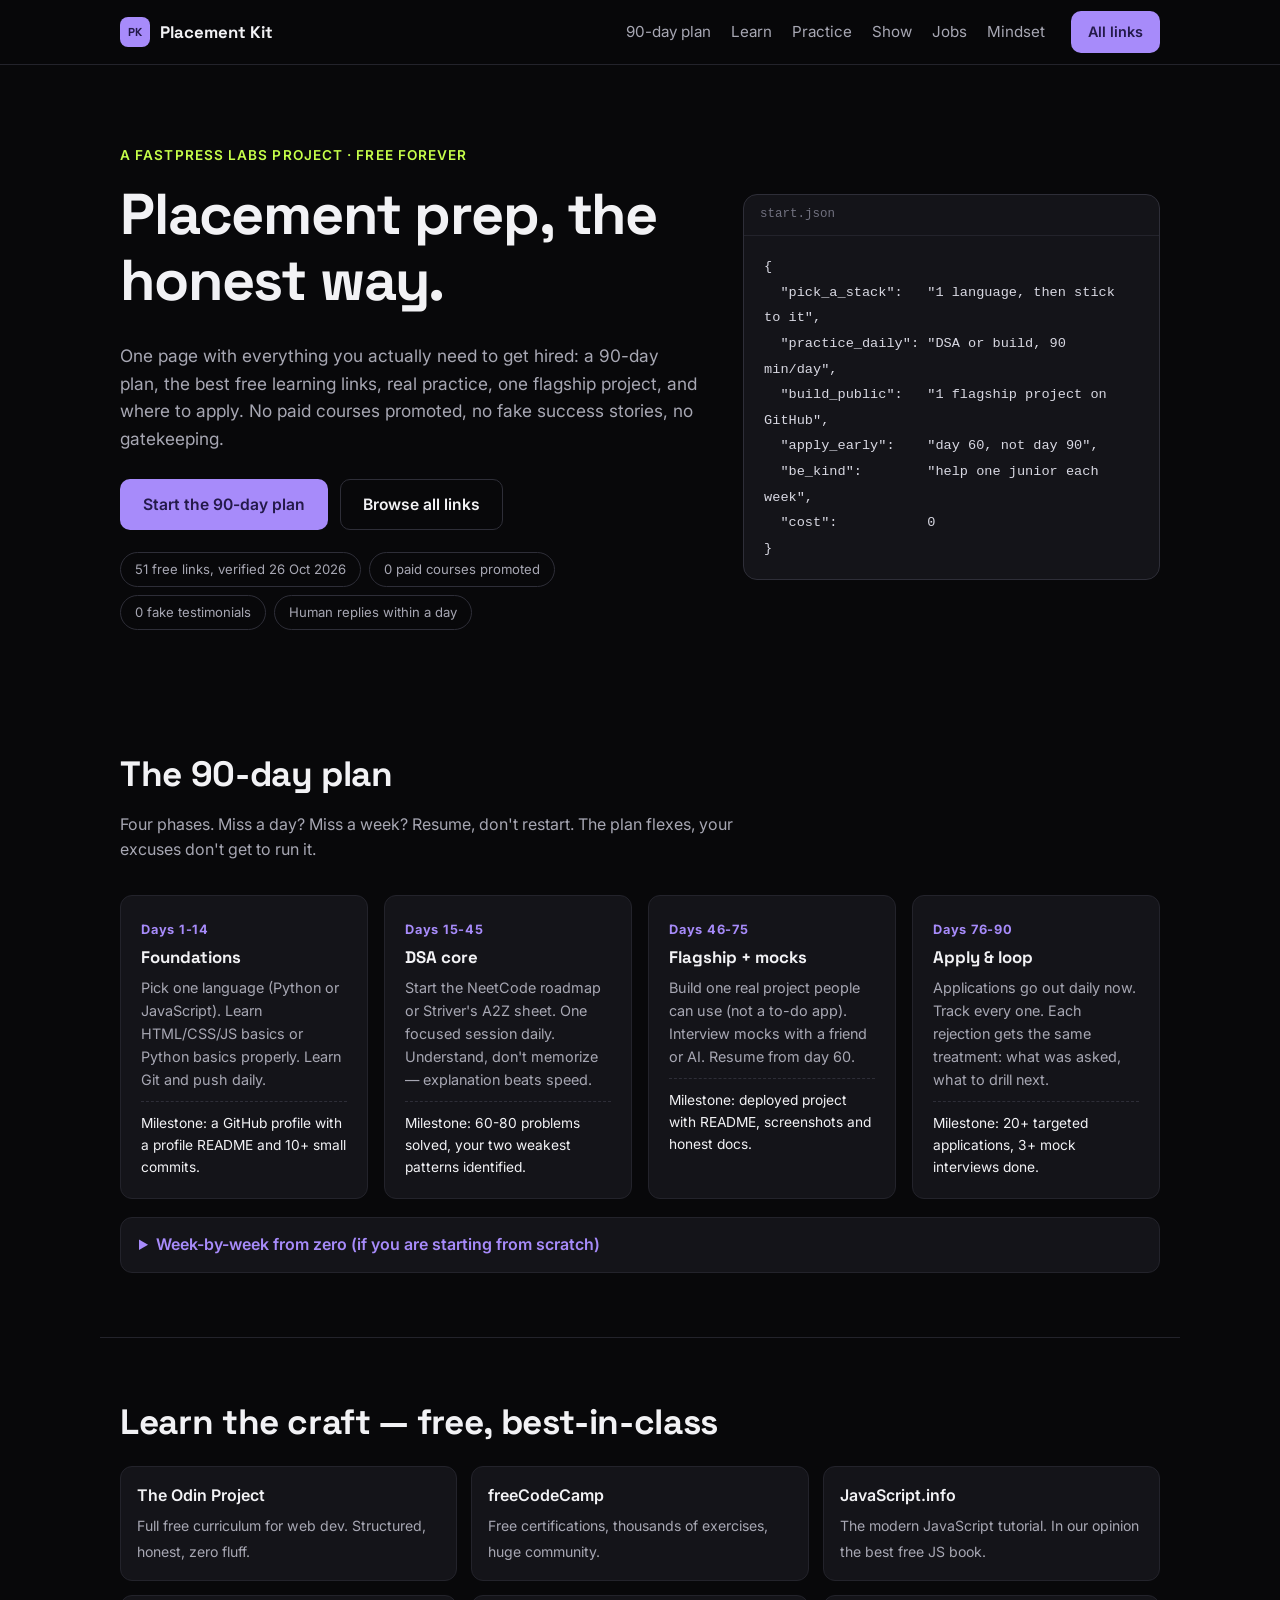
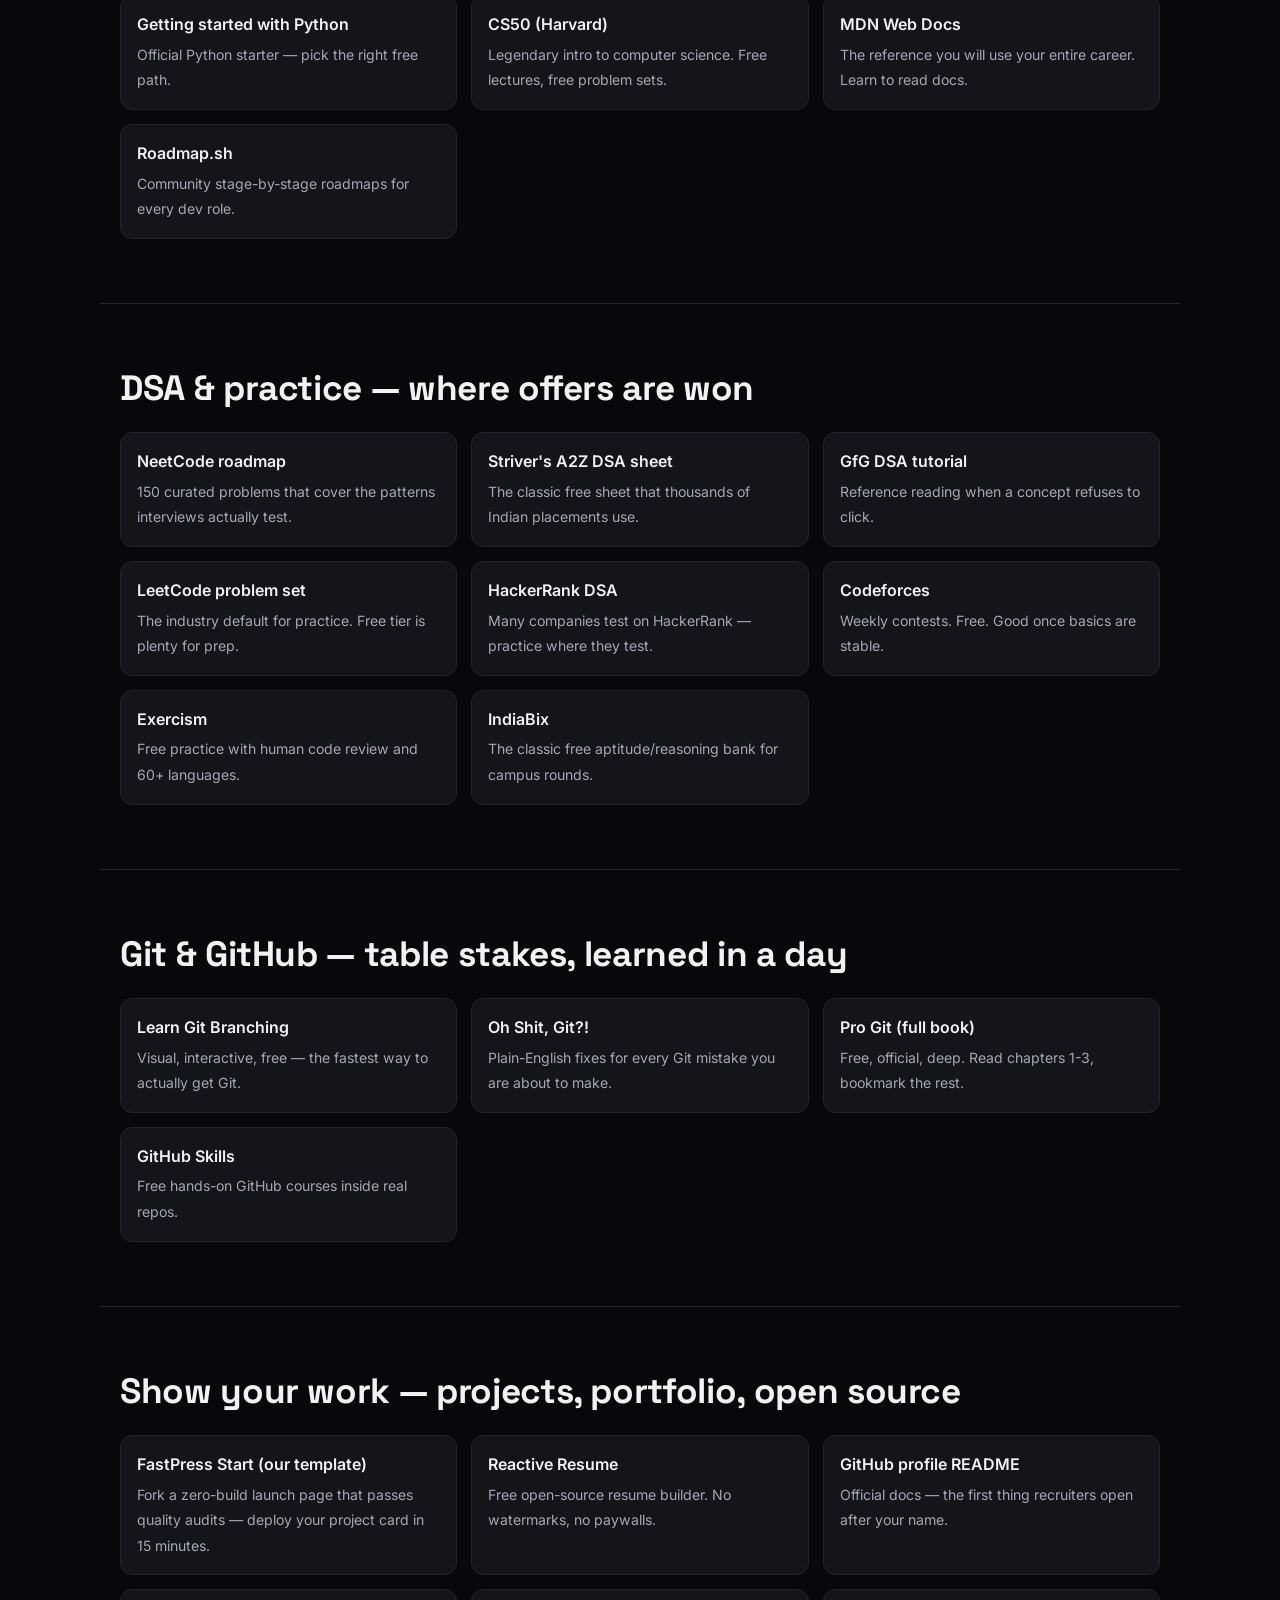
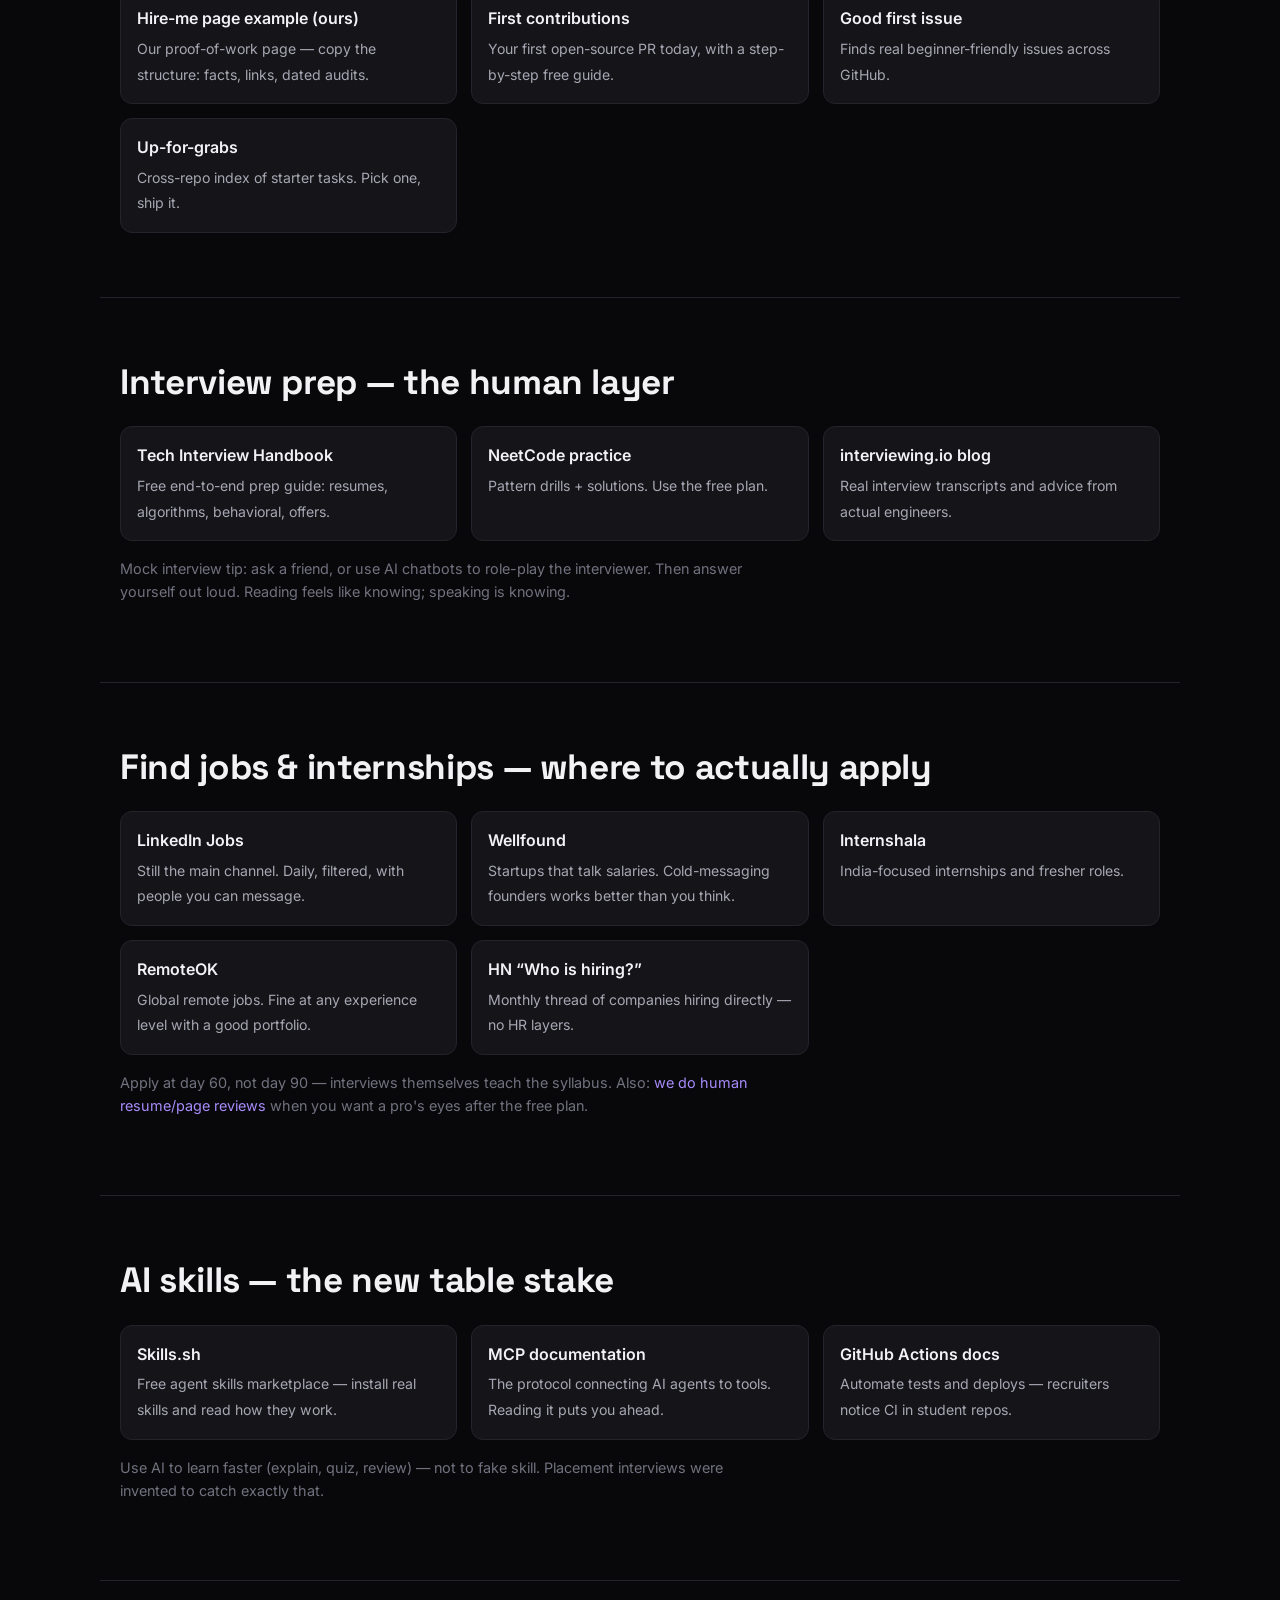
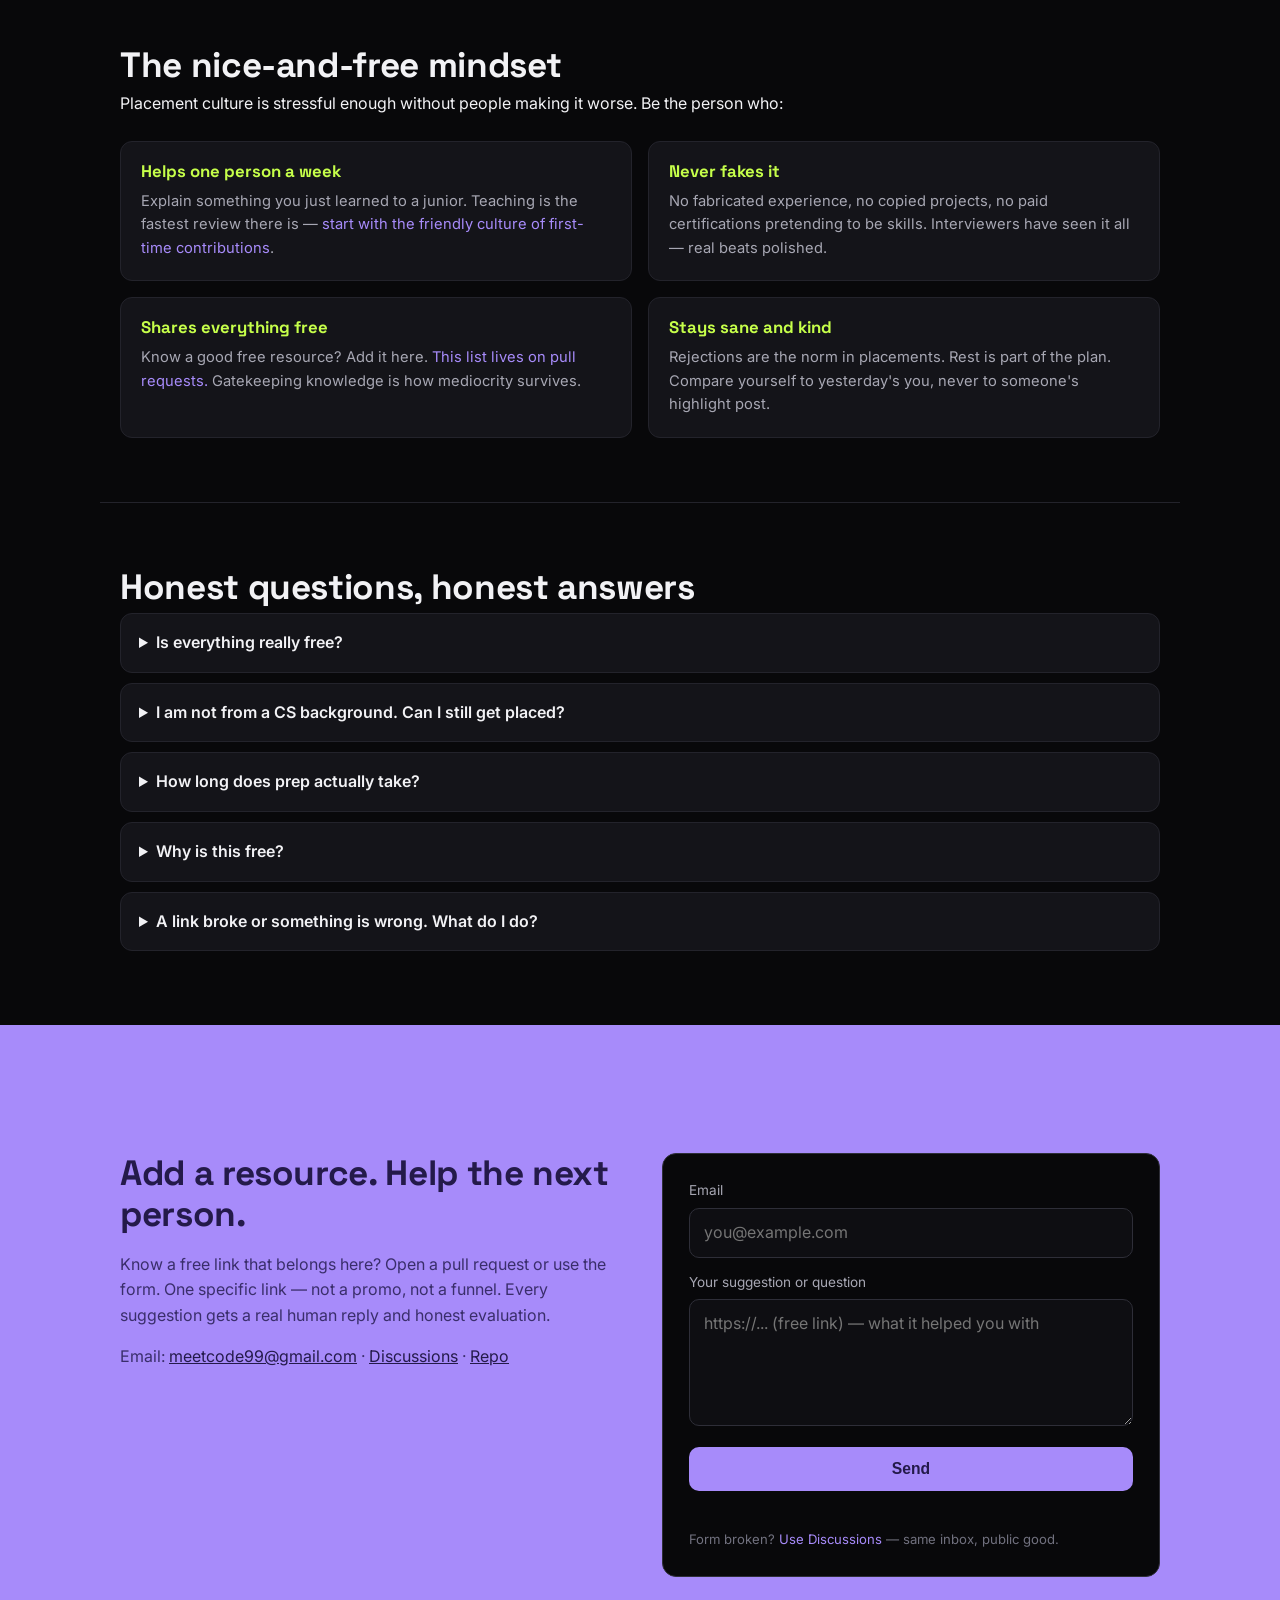
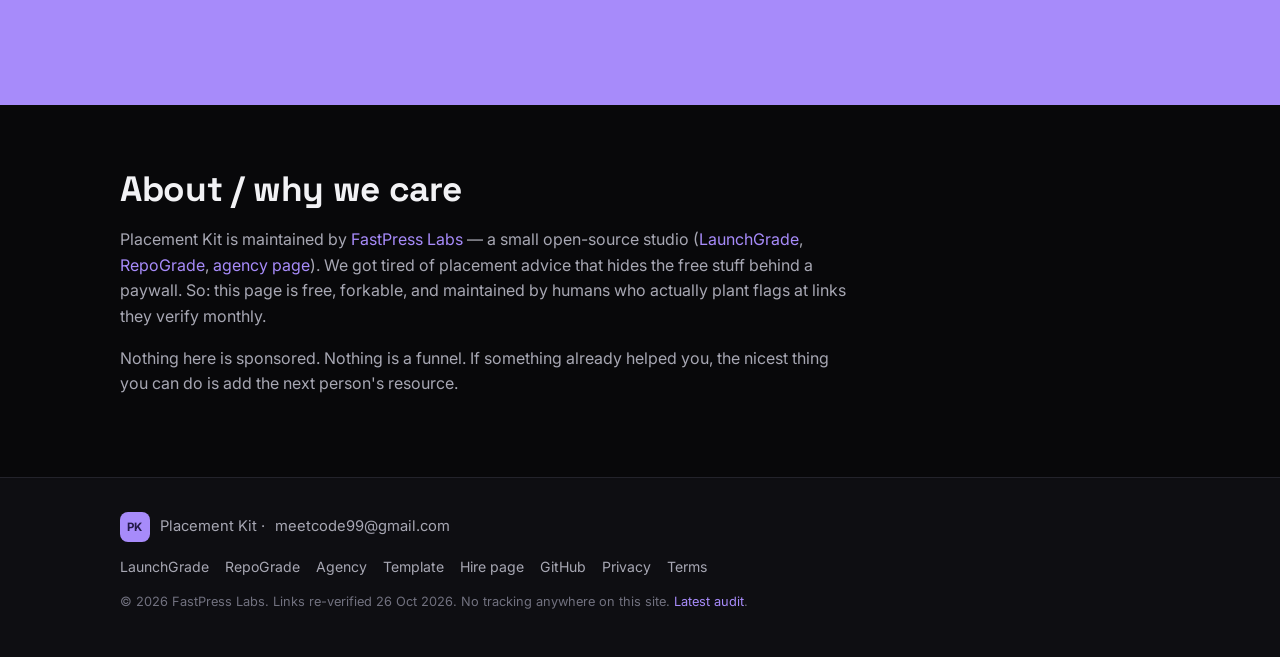
<file: index.html>
<!doctype html>
<html lang="en">
<head>
  <meta charset="utf-8">
  <meta name="viewport" content="width=device-width, initial-scale=1">
  <title>Placement Kit — free, honest prep for your first job</title>
  <meta name="description" content="Free placement prep hub: a 90-day plan, 51 verified free learning links, interview prep and job boards. No paid courses, no fake stories.">
  <link rel="canonical" href="https://fastpresspages.github.io/placement/">
  <meta name="robots" content="index,follow">
  <meta name="theme-color" content="#08080A">
  <link rel="icon" type="image/svg+xml" href="favicon.svg">

  <meta property="og:type" content="website">
  <meta property="og:site_name" content="FastPress Labs">
  <meta property="og:title" content="Placement Kit — free, honest prep for your first job">
  <meta property="og:description" content="90-day plan, 50+ verified free learning links, interview prep, resume help and job boards. Everything free, nothing fake.">
  <meta property="og:url" content="https://fastpresspages.github.io/placement/">
  <meta property="og:image" content="https://fastpresspages.github.io/placement/assets/og.png">
  <meta property="og:image:width" content="1200">
  <meta property="og:image:height" content="630">
  <meta property="og:image:alt" content="Placement Kit: a free and honest placement prep hub with a 90-day plan and 50+ verified free links.">
  <meta name="twitter:card" content="summary_large_image">
  <meta name="twitter:title" content="Placement Kit — free, honest prep for your first job">
  <meta name="twitter:description" content="90-day plan, 50+ verified free learning links, interview prep, resume help and job boards. Everything free, nothing fake.">
  <meta name="twitter:image" content="https://fastpresspages.github.io/placement/assets/og.png">
  <meta name="twitter:image:alt" content="Placement Kit: a free and honest placement prep hub with a 90-day plan and 50+ verified free links.">

  <link rel="preconnect" href="https://fonts.googleapis.com">
  <link rel="preconnect" href="https://fonts.gstatic.com" crossorigin>
  <link href="https://fonts.googleapis.com/css2?family=Inter:wght@400;500;700&family=Space+Grotesk:wght@500;700&display=swap" rel="stylesheet">

  <script type="application/ld+json">
  {
    "@context": "https://schema.org",
    "@graph": [
      {
        "@type": "WebSite",
        "url": "https://fastpresspages.github.io/placement/",
        "name": "Placement Kit",
        "publisher": { "@type": "Organization", "name": "FastPress Labs", "url": "https://github.com/fastpresspages" }
      },
      {
        "@type": "FAQPage",
        "mainEntity": [
          { "@type": "Question", "name": "Is everything on this page really free?", "acceptedAnswer": { "@type": "Answer", "text": "Yes. Every learning link is a free resource. We never promote paid courses, referral links or affiliate deals. FastPress Labs' own paid services are separate and clearly labeled elsewhere." } },
          { "@type": "Question", "name": "I am not from a CS background. Can I still get placed?", "acceptedAnswer": { "@type": "Answer", "text": "Yes. The plan works for any degree. Many companies hire skills over certificates. Start with the foundations track, then one real project in public beats ten certificates." } },
          { "@type": "Question", "name": "How long does placement prep actually take?", "acceptedAnswer": { "@type": "Answer", "text": "The honest range is 2 to 6 months of consistent work depending on your starting point. The 90-day plan is the fast track — not a guarantee, a structure." } },
          { "@type": "Question", "name": "Why is this free? What does FastPress Labs get out of it?", "acceptedAnswer": { "@type": "Answer", "text": "We build launch tools in the open and offer paid services to people who already like our work. Teaching for free is how we earn that trust. No catch." } },
          { "@type": "Question", "name": "Can I ask questions or suggest a resource?", "acceptedAnswer": { "@type": "Answer", "text": "Yes — open a discussion, a pull request, or use the form/email below. Real humans reply within a day." } }
        ]
      }
    ]
  }
  </script>

  <script>document.documentElement.classList.add("js");</script>
  <style>html{background:#08080A}</style>
  <link rel="stylesheet" href="styles.css">
</head>
<body>
  <a class="skip" href="#main">Skip to content</a>

  <header class="top">
    <div class="top-in wrap">
      <a class="brand" href="#top" aria-label="Placement Kit home">
        <span class="brand-mark" aria-hidden="true">PK</span>
        <span class="brand-name">Placement&nbsp;Kit</span>
      </a>
      <nav class="menu" id="menu" aria-label="Main">
        <a href="#plan">90-day plan</a>
        <a href="#stack">Learn</a>
        <a href="#practice">Practice</a>
        <a href="#show">Show</a>
        <a href="#hunt">Jobs</a>
        <a href="#mind">Mindset</a>
      </nav>
      <div class="top-cta">
        <a class="btn btn-small btn-primary" href="#links">All links</a>
        <button class="menu-btn" type="button" aria-label="Open menu" aria-expanded="false" aria-controls="menu">Menu</button>
      </div>
    </div>
  </header>

  <main id="main">
    <section class="hero wrap" id="top">
      <div class="hero-copy">
        <p class="kicker">A FastPress Labs project · free forever</p>
        <h1>Placement prep, the honest way.</h1>
        <p class="lede">One page with everything you actually need to get hired: a 90-day plan, the best free learning links, real practice, one flagship project, and where to apply. No paid courses promoted, no fake success stories, no gatekeeping.</p>
        <div class="hero-cta">
          <a class="btn btn-primary" href="#plan">Start the 90-day plan</a>
          <a class="btn btn-ghost" href="#links">Browse all links</a>
        </div>
        <ul class="chips" aria-label="Page facts">
          <li>51 free links, verified 26 Oct 2026</li>
          <li>0 paid courses promoted</li>
          <li>0 fake testimonials</li>
          <li>Human replies within a day</li>
        </ul>
      </div>
      <aside class="hero-card" aria-label="How this page works">
        <div class="card-cap">start.json</div>
        <pre><code>{
  "pick_a_stack":   "1 language, then stick to it",
  "practice_daily": "DSA or build, 90 min/day",
  "build_public":   "1 flagship project on GitHub",
  "apply_early":    "day 60, not day 90",
  "be_kind":        "help one junior each week",
  "cost":           0
}</code></pre>
      </aside>
    </section>

    <section class="phases wrap" id="plan">
      <h2>The 90-day plan</h2>
      <p class="sub">Four phases. Miss a day? Miss a week? Resume, don't restart. The plan flexes, your excuses don't get to run it.</p>
      <div class="phase-grid">
        <div class="phase"><span class="ph-days">Days 1-14</span><h3>Foundations</h3><p>Pick one language (Python or JavaScript). Learn HTML/CSS/JS basics or Python basics properly. Learn Git and push daily.</p><p class="mile">Milestone: a GitHub profile with a profile README and 10+ small commits.</p></div>
        <div class="phase"><span class="ph-days">Days 15-45</span><h3>DSA core</h3><p>Start the NeetCode roadmap or Striver's A2Z sheet. One focused session daily. Understand, don't memorize — explanation beats speed.</p><p class="mile">Milestone: 60-80 problems solved, your two weakest patterns identified.</p></div>
        <div class="phase"><span class="ph-days">Days 46-75</span><h3>Flagship + mocks</h3><p>Build one real project people can use (not a to-do app). Interview mocks with a friend or AI. Resume from day 60.</p><p class="mile">Milestone: deployed project with README, screenshots and honest docs.</p></div>
        <div class="phase"><span class="ph-days">Days 76-90</span><h3>Apply &amp; loop</h3><p>Applications go out daily now. Track every one. Each rejection gets the same treatment: what was asked, what to drill next.</p><p class="mile">Milestone: 20+ targeted applications, 3+ mock interviews done.</p></div>
      </div>
      <details class="deep"><summary>Week-by-week from zero (if you are starting from scratch)</summary>
        <p><strong>Weeks 1-2:</strong> HTML, CSS, basic JS or Python syntax. Git everyday. <strong>Weeks 3-4:</strong> First mini projects + first 20 easy DSA problems. <strong>Weeks 5-8:</strong> Core DSA daily + start the flagship idea. <strong>Weeks 9-10:</strong> Flagship v1 live + resume published. <strong>Weeks 11-12:</strong> Apply daily + mocks + keep one open-source PR alive. Repeat the last two weeks until offers land.</p>
      </details>
    </section>

    <section class="sec wrap" id="stack">
      <h2>Learn the craft — free, best-in-class</h2>
      <div class="links">
        <a class="lk" href="https://www.theodinproject.com/"><strong>The Odin Project</strong><span>Full free curriculum for web dev. Structured, honest, zero fluff.</span></a>
        <a class="lk" href="https://www.freecodecamp.org/"><strong>freeCodeCamp</strong><span>Free certifications, thousands of exercises, huge community.</span></a>
        <a class="lk" href="https://javascript.info/"><strong>JavaScript.info</strong><span>The modern JavaScript tutorial. In our opinion the best free JS book.</span></a>
        <a class="lk" href="https://www.python.org/about/gettingstarted/"><strong>Getting started with Python</strong><span>Official Python starter — pick the right free path.</span></a>
        <a class="lk" href="https://cs50.harvard.edu/x/"><strong>CS50 (Harvard)</strong><span>Legendary intro to computer science. Free lectures, free problem sets.</span></a>
        <a class="lk" href="https://developer.mozilla.org/en-US/"><strong>MDN Web Docs</strong><span>The reference you will use your entire career. Learn to read docs.</span></a>
        <a class="lk" href="https://roadmap.sh/"><strong>Roadmap.sh</strong><span>Community stage-by-stage roadmaps for every dev role.</span></a>
      </div>
    </section>

    <section class="sec wrap" id="practice">
      <h2>DSA &amp; practice — where offers are won</h2>
      <div class="links">
        <a class="lk" href="https://neetcode.io/roadmap"><strong>NeetCode roadmap</strong><span>150 curated problems that cover the patterns interviews actually test.</span></a>
        <a class="lk" href="https://takeuforward.org/strivers-a2z-dsa-course/strivers-a2z-dsa-course-sheet-2/"><strong>Striver's A2Z DSA sheet</strong><span>The classic free sheet that thousands of Indian placements use.</span></a>
        <a class="lk" href="https://www.geeksforgeeks.org/dsa-tutorial-learn-data-structures-and-algorithms/"><strong>GfG DSA tutorial</strong><span>Reference reading when a concept refuses to click.</span></a>
        <a class="lk" href="https://leetcode.com/problemset/"><strong>LeetCode problem set</strong><span>The industry default for practice. Free tier is plenty for prep.</span></a>
        <a class="lk" href="https://www.hackerrank.com/domains/data-structures"><strong>HackerRank DSA</strong><span>Many companies test on HackerRank — practice where they test.</span></a>
        <a class="lk" href="https://codeforces.com/"><strong>Codeforces</strong><span>Weekly contests. Free. Good once basics are stable.</span></a>
        <a class="lk" href="https://exercism.org/"><strong>Exercism</strong><span>Free practice with human code review and 60+ languages.</span></a>
        <a class="lk" href="https://www.indiabix.com/"><strong>IndiaBix</strong><span>The classic free aptitude/reasoning bank for campus rounds.</span></a>
      </div>
    </section>

    <section class="sec wrap" id="git">
      <h2>Git &amp; GitHub — table stakes, learned in a day</h2>
      <div class="links">
        <a class="lk" href="https://learngitbranching.js.org/"><strong>Learn Git Branching</strong><span>Visual, interactive, free — the fastest way to actually get Git.</span></a>
        <a class="lk" href="https://ohshitgit.com/"><strong>Oh Shit, Git?!</strong><span>Plain-English fixes for every Git mistake you are about to make.</span></a>
        <a class="lk" href="https://git-scm.com/book/en/v2"><strong>Pro Git (full book)</strong><span>Free, official, deep. Read chapters 1-3, bookmark the rest.</span></a>
        <a class="lk" href="https://skills.github.com/"><strong>GitHub Skills</strong><span>Free hands-on GitHub courses inside real repos.</span></a>
      </div>
    </section>

    <section class="sec wrap" id="show">
      <h2>Show your work — projects, portfolio, open source</h2>
      <div class="links">
        <a class="lk" href="https://fastpresspages.github.io/fastpress-start/"><strong>FastPress Start (our template)</strong><span>Fork a zero-build launch page that passes quality audits — deploy your project card in 15 minutes.</span></a>
        <a class="lk" href="https://rxresu.me/"><strong>Reactive Resume</strong><span>Free open-source resume builder. No watermarks, no paywalls.</span></a>
        <a class="lk" href="https://docs.github.com/en/account-and-profile/setting-up-and-managing-your-github-profile/customizing-your-profile/managing-your-profile-readme"><strong>GitHub profile README</strong><span>Official docs — the first thing recruiters open after your name.</span></a>
        <a class="lk" href="https://fastpresspages.github.io/hire-me/"><strong>Hire-me page example (ours)</strong><span>Our proof-of-work page — copy the structure: facts, links, dated audits.</span></a>
        <a class="lk" href="https://github.com/firstcontributions/first-contributions"><strong>First contributions</strong><span>Your first open-source PR today, with a step-by-step free guide.</span></a>
        <a class="lk" href="https://goodfirstissue.dev/"><strong>Good first issue</strong><span> Finds real beginner-friendly issues across GitHub.</span></a>
        <a class="lk" href="https://up-for-grabs.net/"><strong>Up-for-grabs</strong><span>Cross-repo index of starter tasks. Pick one, ship it.</span></a>
      </div>
    </section>

    <section class="sec wrap" id="interview">
      <h2>Interview prep — the human layer</h2>
      <div class="links">
        <a class="lk" href="https://techinterviewhandbook.org/"><strong>Tech Interview Handbook</strong><span>Free end-to-end prep guide: resumes, algorithms, behavioral, offers.</span></a>
        <a class="lk" href="https://neetcode.io/practice"><strong>NeetCode practice</strong><span>Pattern drills + solutions. Use the free plan.</span></a>
        <a class="lk" href="https://interviewing.io/blog"><strong>interviewing.io blog</strong><span>Real interview transcripts and advice from actual engineers.</span></a>
      </div>
      <p class="note">Mock interview tip: ask a friend, or use AI chatbots to role-play the interviewer. Then answer yourself out loud. Reading feels like knowing; speaking is knowing.</p>
    </section>

    <section class="sec wrap" id="hunt">
      <h2>Find jobs &amp; internships — where to actually apply</h2>
      <div class="links">
        <a class="lk" href="https://www.linkedin.com/jobs/"><strong>LinkedIn Jobs</strong><span>Still the main channel. Daily, filtered, with people you can message.</span></a>
        <a class="lk" href="https://wellfound.com/"><strong>Wellfound</strong><span>Startups that talk salaries. Cold-messaging founders works better than you think.</span></a>
        <a class="lk" href="https://internshala.com/"><strong>Internshala</strong><span>India-focused internships and fresher roles.</span></a>
        <a class="lk" href="https://remoteok.com/"><strong>RemoteOK</strong><span>Global remote jobs. Fine at any experience level with a good portfolio.</span></a>
        <a class="lk" href="https://news.ycombinator.com/submitted?id=whoishiring"><strong>HN “Who is hiring?”</strong><span>Monthly thread of companies hiring directly — no HR layers.</span></a>
      </div>
      <p class="note">Apply at day 60, not day 90 — interviews themselves teach the syllabus. Also: <a href="https://fastpresspages.github.io/agency/">we do human resume/page reviews</a> when you want a pro's eyes after the free plan.</p>
    </section>

    <section class="sec wrap" id="ai">
      <h2>AI skills — the new table stake</h2>
      <div class="links">
        <a class="lk" href="https://skills.sh/"><strong>Skills.sh</strong><span>Free agent skills marketplace — install real skills and read how they work.</span></a>
        <a class="lk" href="https://modelcontextprotocol.io/"><strong>MCP documentation</strong><span>The protocol connecting AI agents to tools. Reading it puts you ahead.</span></a>
        <a class="lk" href="https://docs.github.com/en/actions"><strong>GitHub Actions docs</strong><span>Automate tests and deploys — recruiters notice CI in student repos.</span></a>
      </div>
      <p class="note">Use AI to learn faster (explain, quiz, review) — not to fake skill. Placement interviews were invented to catch exactly that.</p>
    </section>

    <section class="sec wrap" id="mind">
      <h2>The nice-and-free mindset</h2>
      <p class="sub">Placement culture is stressful enough without people making it worse. Be the person who:</p>
      <div class="mind-grid">
        <div class="mind"><h3>Helps one person a week</h3><p>Explain something you just learned to a junior. Teaching is the fastest review there is — <a href="https://www.firsttimersonly.com/">start with the friendly culture of first-time contributions</a>.</p></div>
        <div class="mind"><h3>Never fakes it</h3><p>No fabricated experience, no copied projects, no paid certifications pretending to be skills. Interviewers have seen it all — real beats polished.</p></div>
        <div class="mind"><h3>Shares everything free</h3><p>Know a good free resource? Add it here. <a href="#contribute">This list lives on pull requests.</a> Gatekeeping knowledge is how mediocrity survives.</p></div>
        <div class="mind"><h3>Stays sane and kind</h3><p>Rejections are the norm in placements. Rest is part of the plan. Compare yourself to yesterday's you, never to someone's highlight post.</p></div>
      </div>
    </section>

    <section class="sec faq wrap" id="faq">
      <h2>Honest questions, honest answers</h2>
      <details><summary>Is everything really free?</summary><p>Yes. Links point to free resources; we never promote paid courses, referral links or affiliate deals. FastPress Labs' own paid consulting is a separate thing that doesn't hide behind this page.</p></details>
      <details><summary>I am not from a CS background. Can I still get placed?</summary><p>Yes. Skills beat degree labels in most modern hiring. Start at Foundations, follow the plan, build in public. One real project outweighs ten certificates.</p></details>
      <details><summary>How long does prep actually take?</summary><p>2 to 6 months of consistent work, depending on your starting point. The 90-day plan is a structure, not a promise.</p></details>
      <details><summary>Why is this free?</summary><p>FastPress Labs builds free launch tools in the open; people who like them hire us for paid work. Teaching for free earns that trust. No catch, no upsell inside these links.</p></details>
      <details><summary>A link broke or something is wrong. What do I do?</summary><p>Tell us — discussion, PR or the form below. We fix within a day and re-verify links monthly (last check: 26 Oct 2026).</p></details>
    </section>

    <section class="lime-wrap" id="contribute">
      <div class="wrap contact-in">
        <div class="contact-copy">
          <h2>Add a resource. Help the next person.</h2>
          <p>Know a free link that belongs here? Open a pull request or use the form. One specific link — not a promo, not a funnel. Every suggestion gets a real human reply and honest evaluation.</p>
          <p class="alt-line">Email: <a href="mailto:meetcode99@gmail.com">meetcode99@gmail.com</a> · <a href="https://github.com/fastpresspages/placement/discussions">Discussions</a> · <a href="https://github.com/fastpresspages/placement">Repo</a></p>
        </div>
        <form class="lead-form" action="https://formsubmit.co/meetcode99@gmail.com" method="POST" data-page="placement">
          <div class="field">
            <label for="f-email">Email</label>
            <input id="f-email" name="email" type="email" required autocomplete="email" placeholder="you@example.com">
          </div>
          <div class="field">
            <label for="f-msg">Your suggestion or question</label>
            <textarea id="f-msg" name="message" rows="4" required minlength="10" placeholder="https://... (free link) — what it helped you with"></textarea>
          </div>
          <input class="hp" type="text" name="_honey" tabindex="-1" autocomplete="off" aria-hidden="true">
          <input type="hidden" name="request_type" value="Placement hub suggestion">
          <input type="hidden" name="page" value="placement">
          <input type="hidden" name="_subject" value="[Placement Kit] Suggestion or question">
          <input type="hidden" name="_template" value="table">
          <input type="hidden" name="_captcha" value="false">
          <button class="btn btn-dark" type="submit">Send</button>
          <p class="form-status" role="status" aria-live="polite"></p>
          <p class="form-fallback">Form broken? <a href="https://github.com/fastpresspages/placement/discussions">Use Discussions</a> — same inbox, public good.</p>
        </form>
      </div>
    </section>

    <section class="wrap about" id="about">
      <h2>About / why we care</h2>
      <p>Placement Kit is maintained by <a href="https://github.com/fastpresspages">FastPress Labs</a> — a small open-source studio (<a href="https://fastpresspages.github.io/launchgrade/">LaunchGrade</a>, <a href="https://fastpresspages.github.io/repograde/">RepoGrade</a>, <a href="https://fastpresspages.github.io/agency/">agency page</a>). We got tired of placement advice that hides the free stuff behind a paywall. So: this page is free, forkable, and maintained by humans who actually plant flags at links they verify monthly.</p>
      <p>Nothing here is sponsored. Nothing is a funnel. If something already helped you, the nicest thing you can do is add the next person's resource.</p>
    </section>
  </main>

  <footer class="foot">
    <div class="wrap foot-in">
      <p class="foot-brand"><span class="brand-mark" aria-hidden="true">PK</span> Placement Kit · <a href="mailto:meetcode99@gmail.com">meetcode99@gmail.com</a></p>
      <nav class="foot-links" aria-label="Footer">
        <a href="https://fastpresspages.github.io/launchgrade/">LaunchGrade</a>
        <a href="https://fastpresspages.github.io/repograde/">RepoGrade</a>
        <a href="https://fastpresspages.github.io/agency/">Agency</a>
        <a href="https://fastpresspages.github.io/fastpress-start/">Template</a>
        <a href="https://fastpresspages.github.io/hire-me/">Hire page</a>
        <a href="https://github.com/fastpresspages">GitHub</a>
        <a href="privacy.html">Privacy</a>
        <a href="terms.html">Terms</a>
      </nav>
      <p class="foot-fine">© 2026 FastPress Labs. Links re-verified 26 Oct 2026. No tracking anywhere on this site. <a href="samples/placement/report.html">Latest audit</a>.</p>
    </div>
  </footer>

  <script src="app.js"></script>
</body>
</html>
</file>
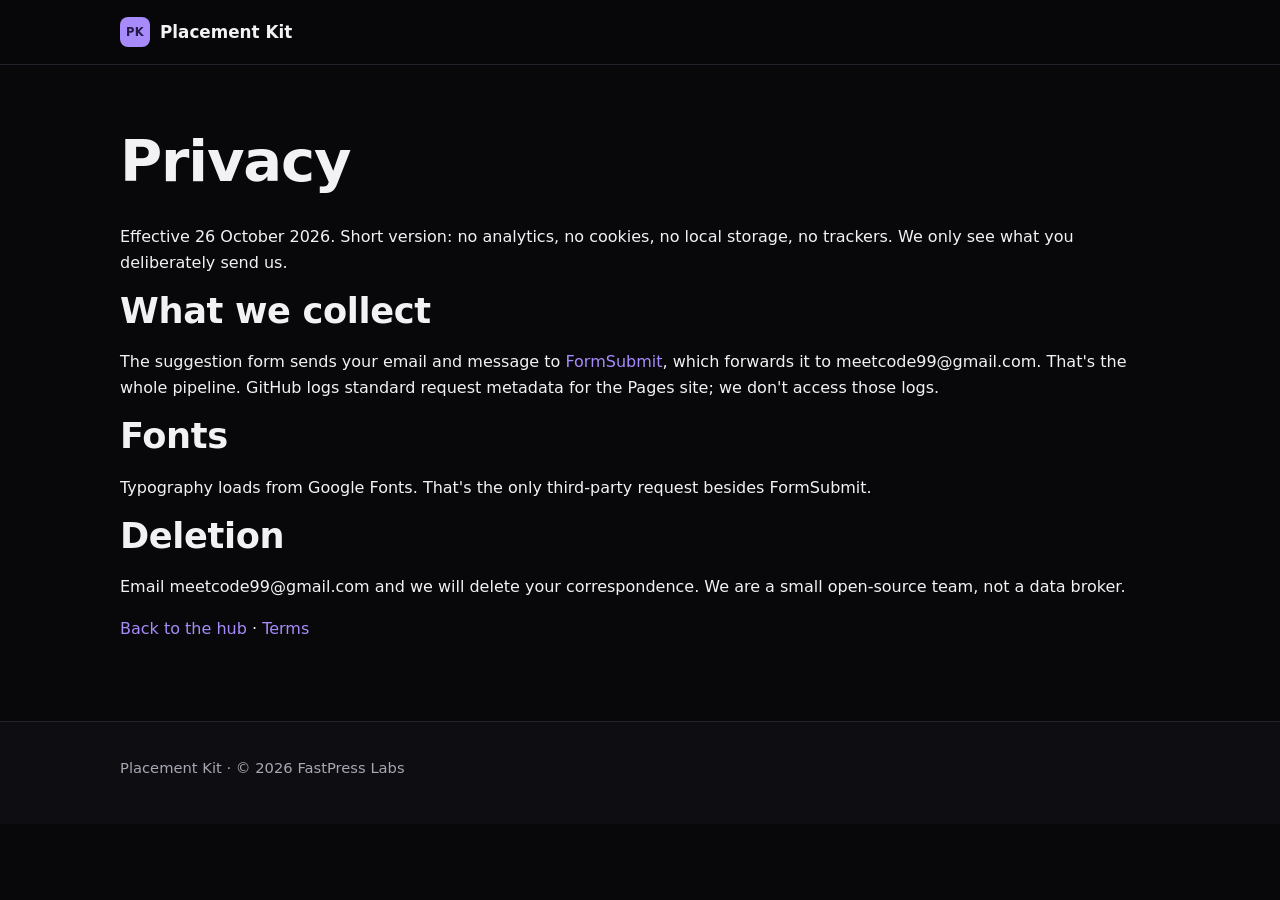
<file: privacy.html>
<!doctype html>
<html lang="en">
<head>
  <meta charset="utf-8">
  <meta name="viewport" content="width=device-width, initial-scale=1">
  <title>Privacy — Placement Kit</title>
  <meta name="description" content="Plain-language privacy note for the Placement Kit free resources hub.">
  <link rel="icon" type="image/svg+xml" href="favicon.svg">
  <link rel="stylesheet" href="styles.css">
</head>
<body>
  <header class="top"><div class="top-in wrap"><a class="brand" href="index.html"><span class="brand-mark" aria-hidden="true">PK</span><span class="brand-name">Placement&nbsp;Kit</span></a></div></header>
  <main class="wrap" id="main">
    <section>
      <h1>Privacy</h1>
      <p>Effective 26 October 2026. Short version: no analytics, no cookies, no local storage, no trackers. We only see what you deliberately send us.</p>
      <h2>What we collect</h2>
      <p>The suggestion form sends your email and message to <a href="https://formsubmit.co">FormSubmit</a>, which forwards it to meetcode99@gmail.com. That's the whole pipeline. GitHub logs standard request metadata for the Pages site; we don't access those logs.</p>
      <h2>Fonts</h2>
      <p>Typography loads from Google Fonts. That's the only third-party request besides FormSubmit.</p>
      <h2>Deletion</h2>
      <p>Email meetcode99@gmail.com and we will delete your correspondence. We are a small open-source team, not a data broker.</p>
      <p><a href="index.html">Back to the hub</a> · <a href="terms.html">Terms</a></p>
    </section>
  </main>
  <footer class="foot"><div class="wrap foot-in"><p class="foot-brand">Placement Kit · © 2026 FastPress Labs</p></div></footer>
</body>
</html>
</file>
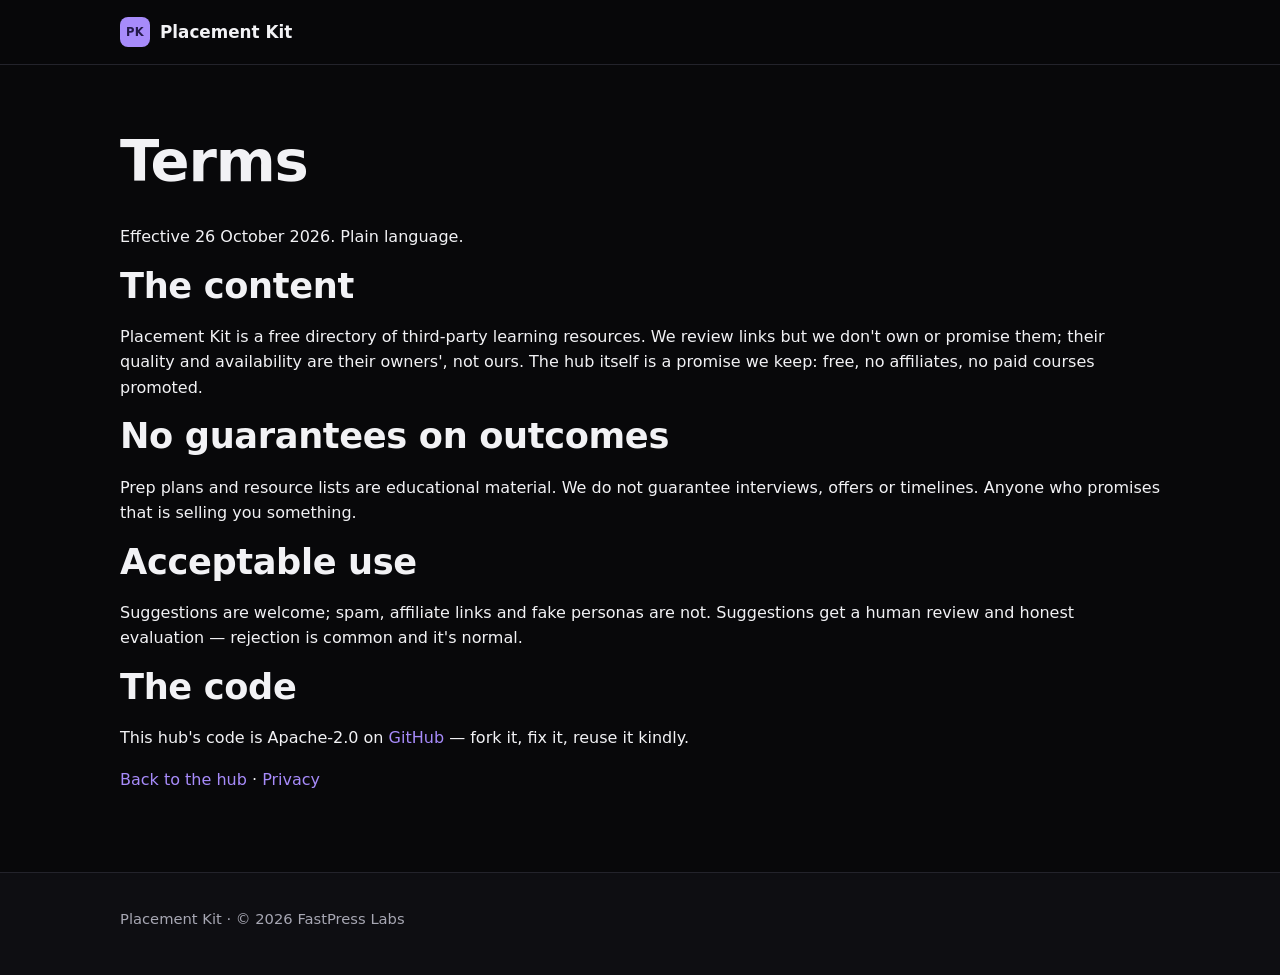
<file: terms.html>
<!doctype html>
<html lang="en">
<head>
  <meta charset="utf-8">
  <meta name="viewport" content="width=device-width, initial-scale=1">
  <title>Terms — Placement Kit</title>
  <meta name="description" content="Plain-language terms for the Placement Kit free resources hub.">
  <link rel="icon" type="image/svg+xml" href="favicon.svg">
  <link rel="stylesheet" href="styles.css">
</head>
<body>
  <header class="top"><div class="top-in wrap"><a class="brand" href="index.html"><span class="brand-mark" aria-hidden="true">PK</span><span class="brand-name">Placement&nbsp;Kit</span></a></div></header>
  <main class="wrap" id="main">
    <section>
      <h1>Terms</h1>
      <p>Effective 26 October 2026. Plain language.</p>
      <h2>The content</h2>
      <p>Placement Kit is a free directory of third-party learning resources. We review links but we don't own or promise them; their quality and availability are their owners', not ours. The hub itself is a promise we keep: free, no affiliates, no paid courses promoted.</p>
      <h2>No guarantees on outcomes</h2>
      <p>Prep plans and resource lists are educational material. We do not guarantee interviews, offers or timelines. Anyone who promises that is selling you something.</p>
      <h2>Acceptable use</h2>
      <p>Suggestions are welcome; spam, affiliate links and fake personas are not. Suggestions get a human review and honest evaluation — rejection is common and it's normal.</p>
      <h2>The code</h2>
      <p>This hub's code is Apache-2.0 on <a href="https://github.com/fastpresspages/placement">GitHub</a> — fork it, fix it, reuse it kindly.</p>
      <p><a href="index.html">Back to the hub</a> · <a href="privacy.html">Privacy</a></p>
    </section>
  </main>
  <footer class="foot"><div class="wrap foot-in"><p class="foot-brand">Placement Kit · © 2026 FastPress Labs</p></div></footer>
</body>
</html>
</file>
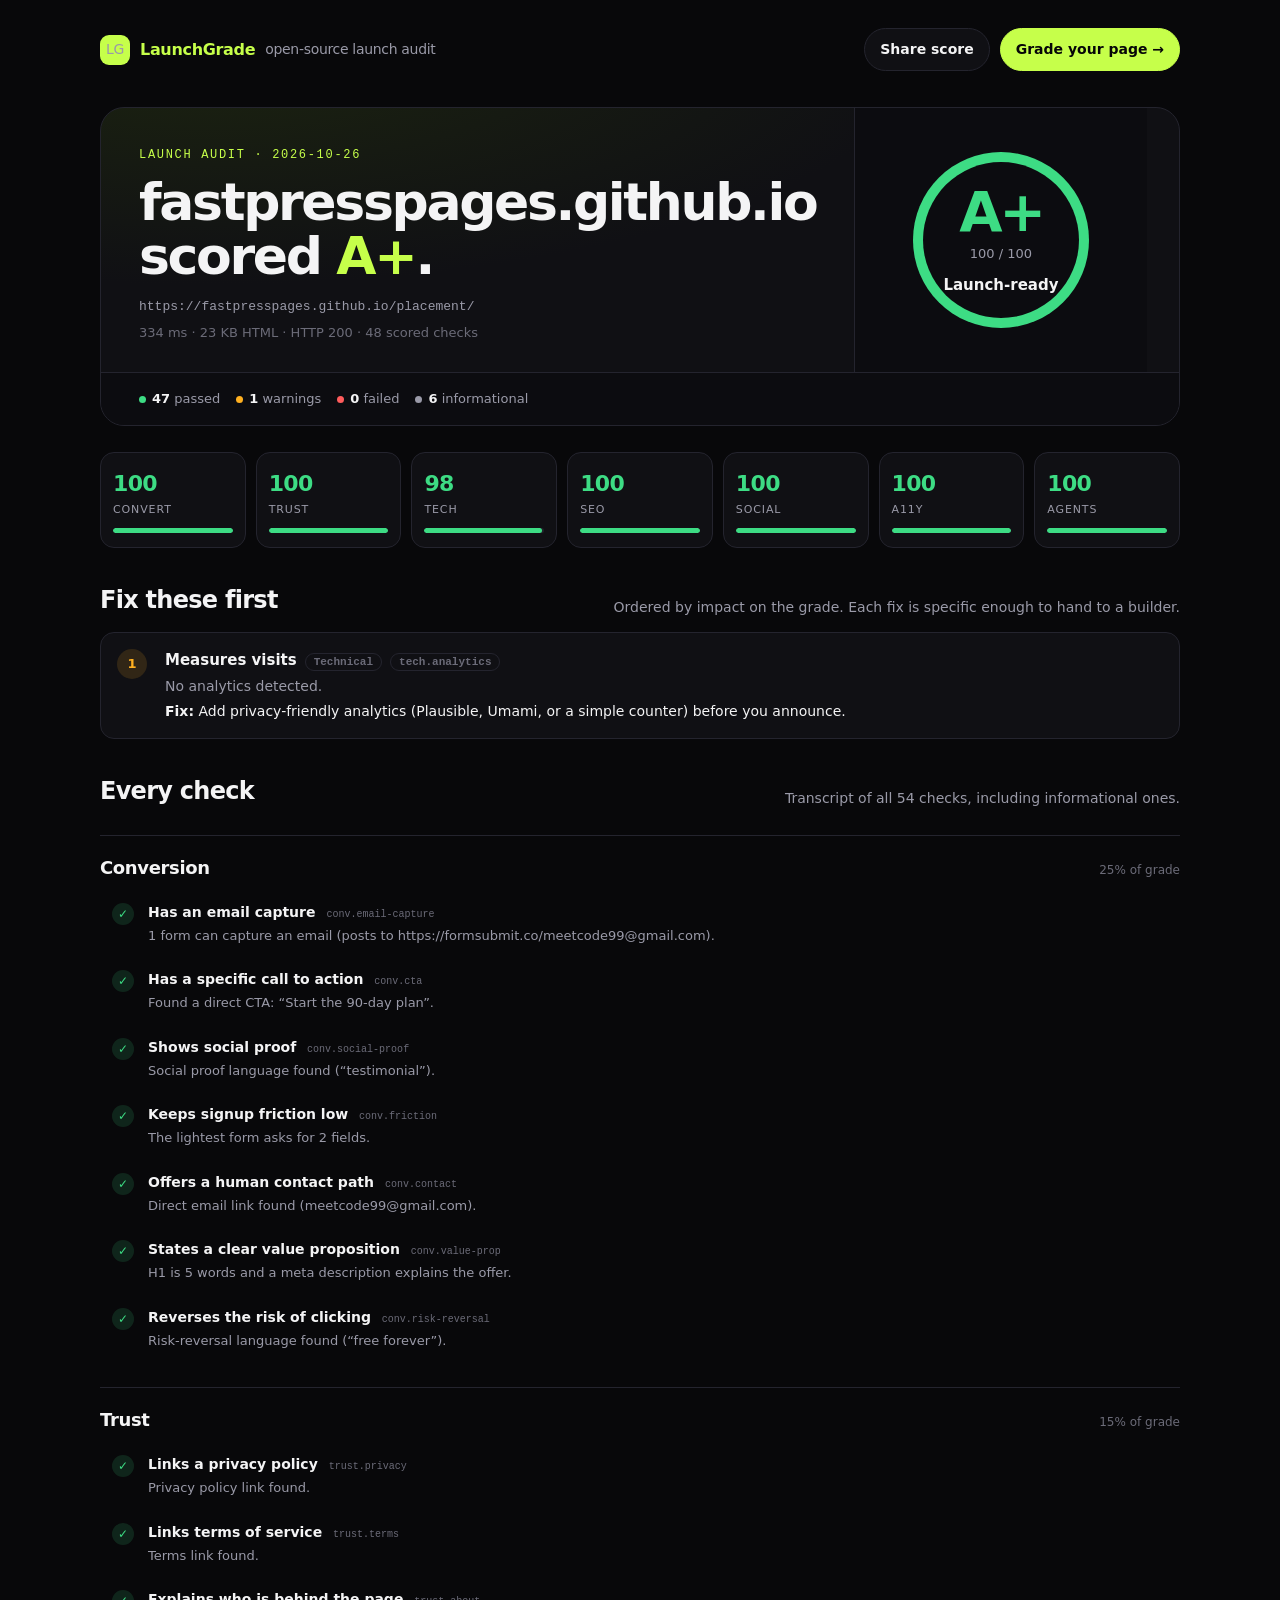
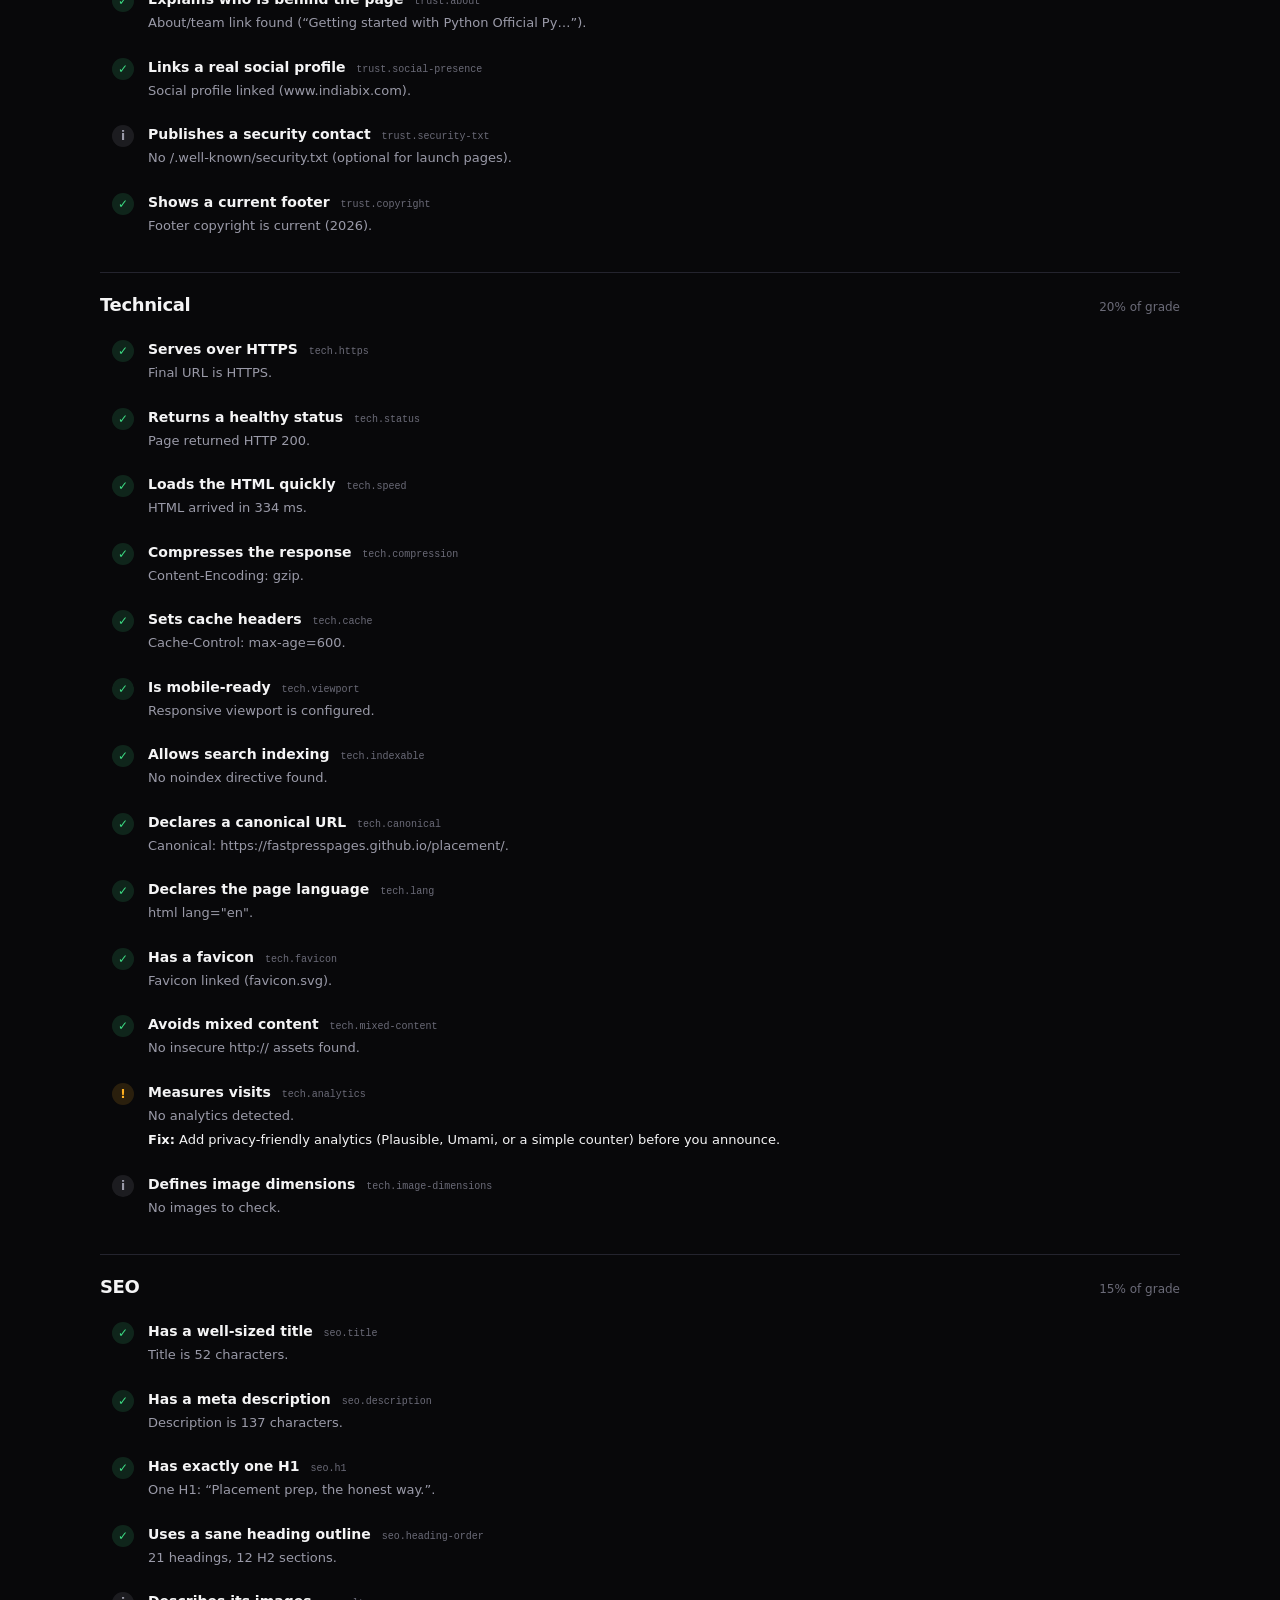
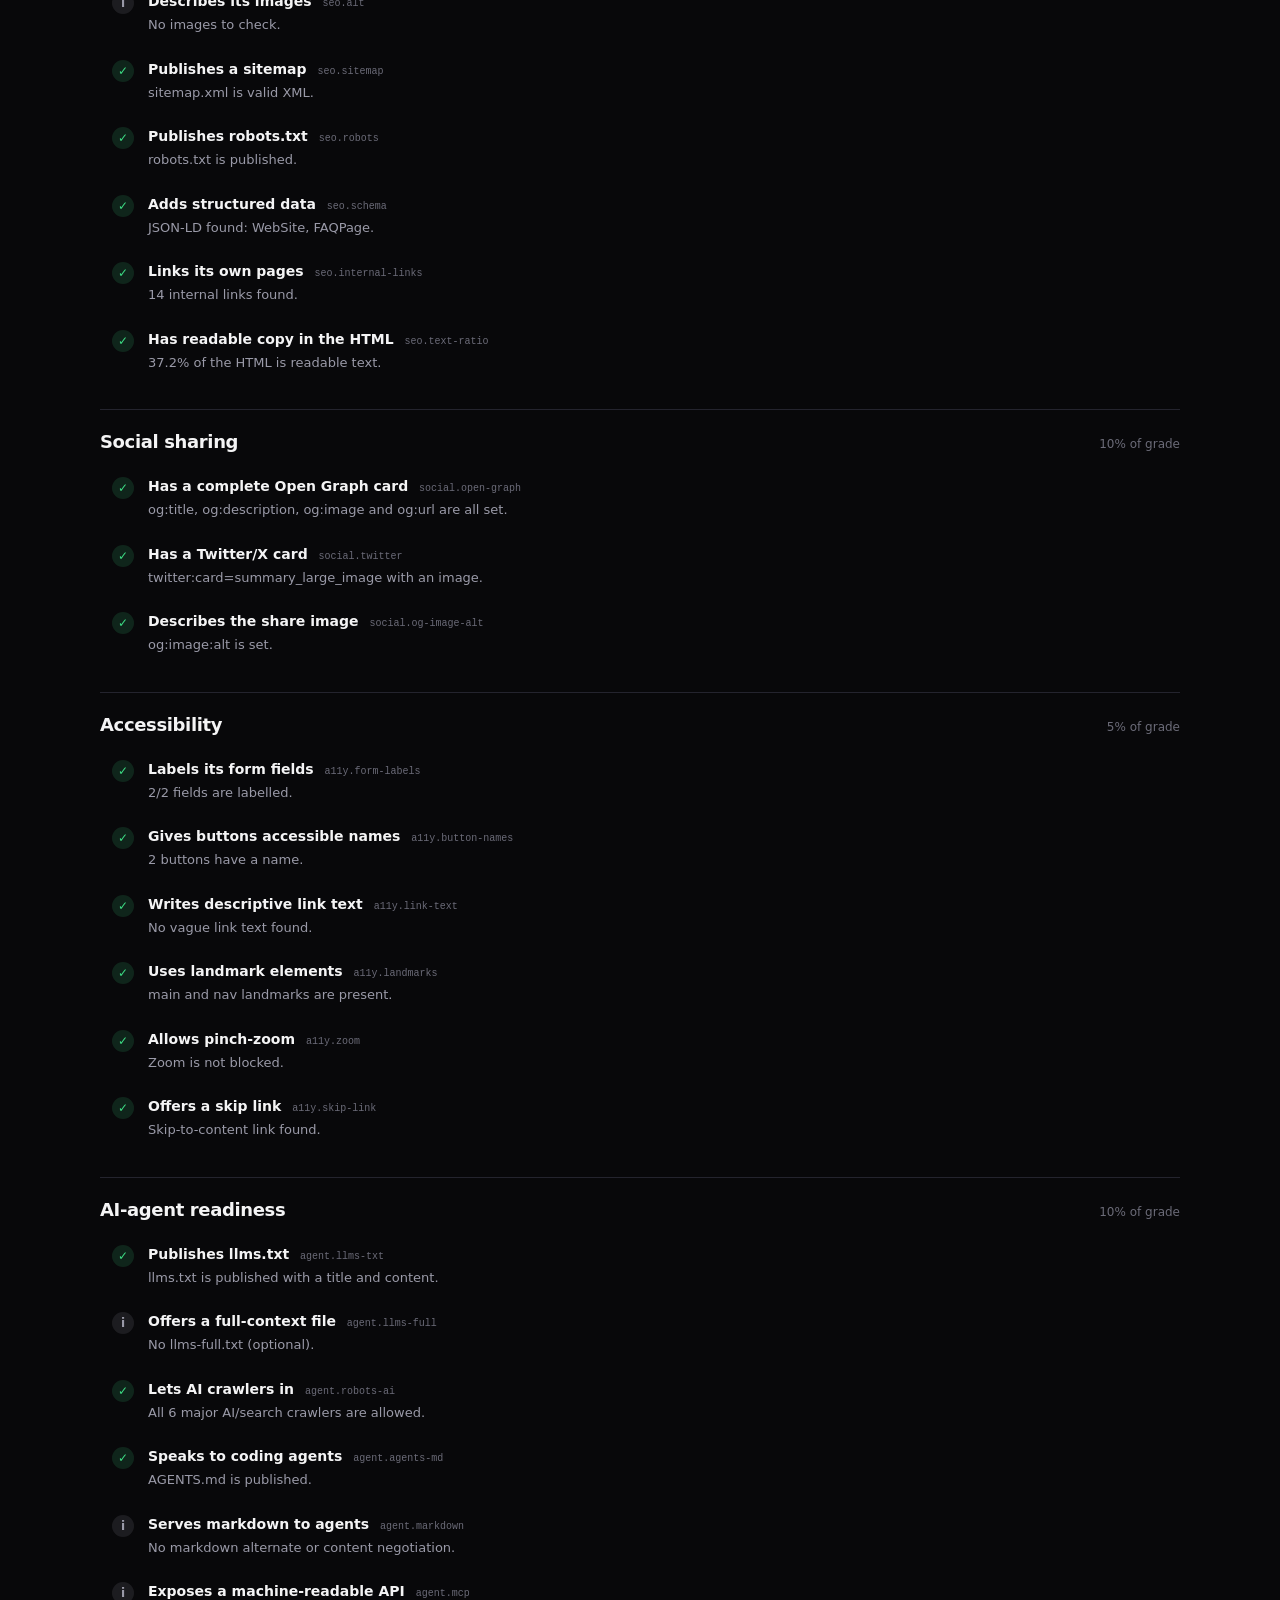
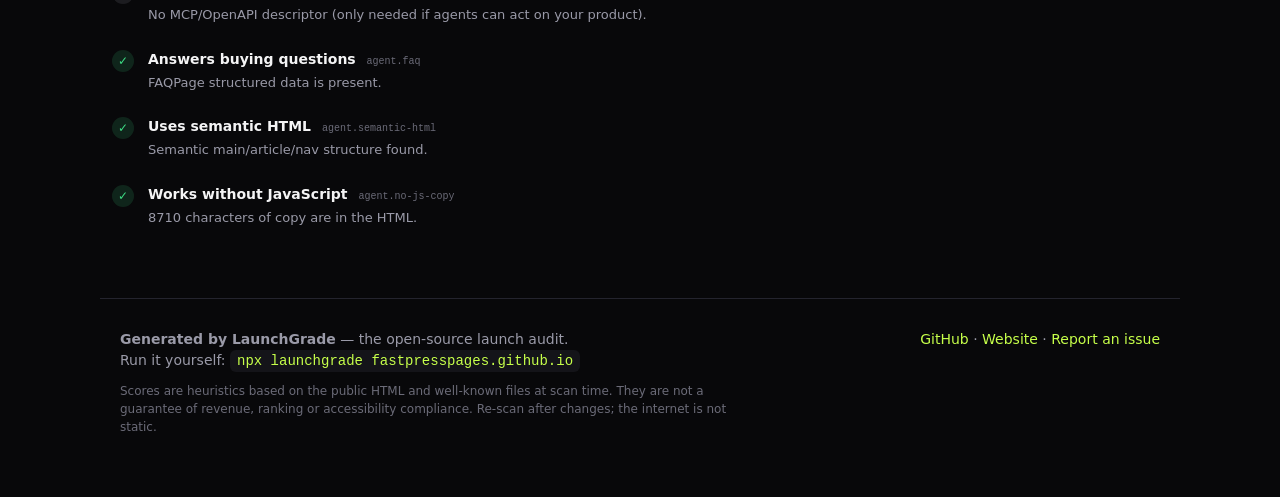
<file: samples/placement/report.html>
<!doctype html>
<html lang="en">
<head>
<meta charset="utf-8">
<meta name="viewport" content="width=device-width, initial-scale=1">
<title>fastpresspages.github.io — LaunchGrade A+ (100/100)</title>
<meta name="description" content="LaunchGrade report for fastpresspages.github.io: A+, 100/100. Conversion, trust, SEO, social, accessibility and AI-agent readiness.">
<meta property="og:title" content="fastpresspages.github.io scored A+ on LaunchGrade">
<meta property="og:description" content="100/100 — Launch-ready. See every check and the exact fixes.">
<meta name="twitter:card" content="summary_large_image">
<style>
  :root {
    --bg: #08080a; --panel: #101014; --panel2: #15151b; --line: #24242e;
    --text: #f4f4f5; --muted: #9a9aa8; --dim: #6b6b78;
    --lime: #c6ff4a; --green: #3ddc84; --yellow: #ffb020; --orange: #ff7a45; --red: #ff5c5c;
    --violet: #a78bfa;
    --radius: 16px;
  }
  * { box-sizing: border-box; }
  html { scroll-behavior: smooth; }
  body {
    margin: 0; background: var(--bg); color: var(--text);
    font-family: ui-sans-serif, system-ui, -apple-system, "Segoe UI", Roboto, Helvetica, Arial, sans-serif;
    line-height: 1.5; -webkit-font-smoothing: antialiased;
  }
  a { color: var(--lime); text-decoration: none; }
  a:hover { text-decoration: underline; }
  .wrap { width: min(1080px, calc(100% - 40px)); margin: 0 auto; }
  header { padding: 28px 0 10px; display: flex; justify-content: space-between; align-items: center; gap: 16px; flex-wrap: wrap; }
  .brand { display: flex; align-items: center; gap: 10px; font-weight: 800; letter-spacing: -.02em; }
  .mark { width: 30px; height: 30px; border-radius: 9px; background: var(--lime); color: #060608; display: grid; place-items: center; font-weight: 900; }
  .brand span { color: var(--muted); font-weight: 500; font-size: 14px; }
  .actions { display: flex; gap: 10px; flex-wrap: wrap; }
  .btn {
    display: inline-flex; align-items: center; gap: 8px; padding: 10px 15px; border-radius: 999px;
    border: 1px solid var(--line); background: var(--panel); color: var(--text); font-size: 14px; font-weight: 600;
  }
  .btn.primary { background: var(--lime); color: #060608; border-color: var(--lime); }
  .btn:hover { text-decoration: none; border-color: #3a3a48; }
  .hero { margin-top: 26px; border: 1px solid var(--line); background: radial-gradient(1200px 400px at 10% -20%, #1c2410 0%, transparent 60%), var(--panel); border-radius: 24px; overflow: hidden; }
  .hero-top { display: grid; grid-template-columns: 1.5fr .9fr; gap: 0; }
  .hero-copy { padding: 38px 38px 30px; }
  .eyebrow { color: var(--lime); font-family: ui-monospace, SFMono-Regular, Menlo, monospace; font-size: 12px; text-transform: uppercase; letter-spacing: .14em; }
  h1 { font-size: clamp(30px, 5vw, 52px); line-height: 1.03; letter-spacing: -.045em; margin: 12px 0 14px; }
  h1 em { font-style: normal; color: var(--lime); }
  .url { font-family: ui-monospace, SFMono-Regular, Menlo, monospace; font-size: 13px; color: var(--muted); word-break: break-all; }
  .meta { color: var(--dim); font-size: 13px; margin-top: 6px; }
  .hero-score { padding: 30px; display: grid; place-items: center; border-left: 1px solid var(--line); background: #0c0c10; }
  .ring { --pct: 0; --color: var(--green); width: 176px; height: 176px; border-radius: 50%; background: conic-gradient(var(--color) calc(var(--pct) * 1%), #1e1e26 0); display: grid; place-items: center; position: relative; }
  .ring::after { content: ""; position: absolute; inset: 10px; border-radius: 50%; background: #0c0c10; }
  .ring-inner { position: relative; z-index: 1; text-align: center; }
  .grade { font-size: 56px; font-weight: 900; letter-spacing: -.06em; line-height: 1; color: var(--color); }
  .outof { font-size: 13px; color: var(--muted); margin-top: 4px; }
  .label { color: var(--text); font-weight: 700; margin-top: 10px; font-size: 15px; }
  .stats { display: flex; gap: 16px; flex-wrap: wrap; padding: 16px 38px; border-top: 1px solid var(--line); background: #0c0c10; color: var(--muted); font-size: 13px; }
  .stats b { color: var(--text); }
  .dot { width: 7px; height: 7px; border-radius: 50%; display: inline-block; margin-right: 6px; }
  main { padding: 26px 0 60px; }
  .grid { display: grid; grid-template-columns: repeat(7, 1fr); gap: 10px; margin: 0 0 26px; }
  .cat { background: var(--panel); border: 1px solid var(--line); border-radius: 14px; padding: 14px 12px; }
  .cat .n { font-size: 22px; font-weight: 800; letter-spacing: -.03em; }
  .cat .k { font-size: 11px; color: var(--muted); text-transform: uppercase; letter-spacing: .08em; margin-top: 2px; }
  .bar { height: 5px; border-radius: 99px; background: #22222c; margin-top: 10px; overflow: hidden; }
  .bar i { display: block; height: 100%; border-radius: 99px; }
  .section-head { display: flex; align-items: end; justify-content: space-between; gap: 16px; margin: 34px 0 14px; flex-wrap: wrap; }
  .section-head h2 { font-size: 24px; letter-spacing: -.03em; margin: 0; }
  .section-head p { margin: 0; color: var(--muted); font-size: 14px; }
  .fixes { display: grid; gap: 10px; }
  .fix { display: grid; grid-template-columns: 34px 1fr; gap: 14px; border: 1px solid var(--line); background: var(--panel); border-radius: 14px; padding: 16px; }
  .fix .num { width: 30px; height: 30px; border-radius: 50%; display: grid; place-items: center; font-weight: 800; font-size: 13px; }
  .fix.fail .num { background: rgba(255,92,92,.14); color: var(--red); }
  .fix.warn .num { background: rgba(255,176,32,.14); color: var(--yellow); }
  .fix h3 { margin: 0 0 3px; font-size: 15px; }
  .fix p { margin: 4px 0 0; color: var(--muted); font-size: 14px; }
  .fix .do { color: var(--text); }
  .tag { font-family: ui-monospace, SFMono-Regular, Menlo, monospace; font-size: 11px; color: var(--dim); border: 1px solid var(--line); border-radius: 999px; padding: 2px 8px; margin-left: 8px; white-space: nowrap; }
  .check-group { border-top: 1px solid var(--line); padding-top: 18px; margin-top: 26px; }
  .group-head { display: flex; justify-content: space-between; align-items: baseline; gap: 12px; }
  .group-head h3 { margin: 0; font-size: 18px; letter-spacing: -.02em; }
  .group-head span { color: var(--dim); font-size: 12px; }
  .check-list { display: grid; gap: 2px; margin-top: 10px; }
  .check { display: grid; grid-template-columns: 26px 1fr; gap: 10px; padding: 11px 12px; border-radius: 10px; }
  .check:hover { background: var(--panel); }
  .check .status { width: 22px; height: 22px; border-radius: 50%; display: grid; place-items: center; font-size: 12px; font-weight: 800; margin-top: 1px; }
  .check.pass .status { background: rgba(61,220,132,.14); color: var(--green); }
  .check.warn .status { background: rgba(255,176,32,.14); color: var(--yellow); }
  .check.fail .status { background: rgba(255,92,92,.14); color: var(--red); }
  .check.info .status { background: rgba(154,154,168,.14); color: var(--muted); }
  .check.skip .status { background: #1a1a22; color: var(--dim); }
  .check h4 { margin: 0; font-size: 14px; font-weight: 600; }
  .check h4 code { font-size: 10px; color: var(--dim); font-weight: 400; margin-left: 6px; }
  .check p { margin: 3px 0 0; color: var(--muted); font-size: 13px; }
  .check .fix { display: block; border: 0; background: none; padding: 0; margin-top: 5px; color: var(--text); font-size: 13px; grid-template-columns: none; }
  footer { border-top: 1px solid var(--line); padding: 30px 0 50px; color: var(--muted); font-size: 14px; }
  footer .wrap { display: flex; justify-content: space-between; gap: 24px; flex-wrap: wrap; }
  footer code { color: var(--lime); background: #141419; padding: 3px 7px; border-radius: 6px; }
  .fine { color: var(--dim); font-size: 12px; max-width: 620px; margin-top: 10px; }
  @media (max-width: 860px) {
    .hero-top { grid-template-columns: 1fr; }
    .hero-score { border-left: 0; border-top: 1px solid var(--line); }
    .grid { grid-template-columns: repeat(3, 1fr); }
  }
  @media (max-width: 520px) {
    .wrap { width: min(100% - 24px, 1080px); }
    .hero-copy { padding: 26px 22px; }
    .grid { grid-template-columns: repeat(2, 1fr); }
    .stats { padding: 14px 22px; }
    .check { grid-template-columns: 22px 1fr; padding: 10px 4px; }
  }
  @media print {
    body { background: #fff; color: #111; }
    .hero, .cat, .fix, .check-group { break-inside: avoid; }
    .actions { display: none; }
  }
  .cmp-section { border-top: 1px solid var(--line); margin-top: 30px; padding-top: 18px; }
  .cmp-hero { display: flex; align-items: center; gap: 18px; flex-wrap: wrap; background: var(--panel); border: 1px solid var(--line); border-radius: 14px; padding: 18px 20px; }
  .cmp-hero > div { display: flex; align-items: center; gap: 10px; font-weight: 700; font-size: 15px; }
  .grade-old { font-size: 34px; font-weight: 900; color: var(--muted); }
  .grade-new { font-size: 34px; font-weight: 900; }
  .cmp-arrow { font-weight: 800; font-size: 16px; }
  .cmp-table { width: 100%; border-collapse: collapse; margin-top: 16px; font-size: 14px; }
  .cmp-table th, .cmp-table td { text-align: left; padding: 8px 10px; border-bottom: 1px solid var(--line); }
  .cmp-table th { color: var(--muted); font-weight: 600; font-size: 12px; text-transform: uppercase; letter-spacing: .06em; }
  .cmp-table td.num, .cmp-table th.num { text-align: right; font-variant-numeric: tabular-nums; }
  .cmp-list { display: grid; gap: 8px; margin-top: 16px; }
  .cmp-move { display: grid; grid-template-columns: 26px 1fr; gap: 10px; align-items: start; background: var(--panel); border: 1px solid var(--line); border-radius: 12px; padding: 12px 14px; font-size: 14px; }
  .cmp-move .status { width: 22px; height: 22px; border-radius: 50%; display: grid; place-items: center; font-size: 12px; font-weight: 800; }
  .cmp-move.better .status { background: rgba(61,220,132,.14); color: var(--green); }
  .cmp-move.worse .status { background: rgba(255,92,92,.14); color: var(--red); }
  .cmp-move code { font-size: 10px; color: var(--dim); margin-left: 6px; }
  .cmp-move .dim { color: var(--muted); font-size: 12px; }
</style>
</head>
<body>
<div class="wrap">
  <header>
    <a class="brand" href="https://github.com/fastpresspages/launchgrade">
      <span class="mark">LG</span> LaunchGrade <span>open-source launch audit</span>
    </a>
    <div class="actions">
      <a class="btn" href="https://twitter.com/intent/tweet?text=My%20launch%20page%20scored%20A%2B%20(100%2F100)%20on%20LaunchGrade.%0A%0AGrade%20yours%20in%2060%20seconds%3A&url=https%3A%2F%2Ffastpresspages.github.io%2Fplacement%2F" target="_blank" rel="noopener">Share score</a>
      <a class="btn primary" href="https://fastpresspages.github.io/launchgrade/">Grade your page →</a>
    </div>
  </header>

  <section class="hero">
    <div class="hero-top">
      <div class="hero-copy">
        <div class="eyebrow">Launch audit · 2026-10-26</div>
        <h1>fastpresspages.github.io scored <em>A+</em>.</h1>
        <div class="url">https://fastpresspages.github.io/placement/</div>
        <div class="meta">334 ms · 23 KB HTML · HTTP 200 · 48 scored checks</div>
      </div>
      <div class="hero-score">
        <div class="ring" style="--pct:100;--color:#3ddc84">
          <div class="ring-inner">
            <div class="grade">A+</div>
            <div class="outof">100 / 100</div>
            <div class="label">Launch-ready</div>
          </div>
        </div>
      </div>
    </div>
    <div class="stats">
      <span><span class="dot" style="background:var(--green)"></span><b>47</b> passed</span>
      <span><span class="dot" style="background:var(--yellow)"></span><b>1</b> warnings</span>
      <span><span class="dot" style="background:var(--red)"></span><b>0</b> failed</span>
      <span><span class="dot" style="background:var(--muted)"></span><b>6</b> informational</span>
    </div>
  </section>

  <main>
    <div class="grid">
      
        <div class="cat">
          <div class="n" style="color:#3ddc84">100</div>
          <div class="k">Convert</div>
          <div class="bar"><i style="width:100%;background:#3ddc84"></i></div>
        </div>
        <div class="cat">
          <div class="n" style="color:#3ddc84">100</div>
          <div class="k">Trust</div>
          <div class="bar"><i style="width:100%;background:#3ddc84"></i></div>
        </div>
        <div class="cat">
          <div class="n" style="color:#3ddc84">98</div>
          <div class="k">Tech</div>
          <div class="bar"><i style="width:98%;background:#3ddc84"></i></div>
        </div>
        <div class="cat">
          <div class="n" style="color:#3ddc84">100</div>
          <div class="k">SEO</div>
          <div class="bar"><i style="width:100%;background:#3ddc84"></i></div>
        </div>
        <div class="cat">
          <div class="n" style="color:#3ddc84">100</div>
          <div class="k">Social</div>
          <div class="bar"><i style="width:100%;background:#3ddc84"></i></div>
        </div>
        <div class="cat">
          <div class="n" style="color:#3ddc84">100</div>
          <div class="k">A11y</div>
          <div class="bar"><i style="width:100%;background:#3ddc84"></i></div>
        </div>
        <div class="cat">
          <div class="n" style="color:#3ddc84">100</div>
          <div class="k">Agents</div>
          <div class="bar"><i style="width:100%;background:#3ddc84"></i></div>
        </div>
    </div>

    

    <div class="section-head">
      <h2>Fix these first</h2>
      <p>Ordered by impact on the grade. Each fix is specific enough to hand to a builder.</p>
    </div>
    <div class="fixes">
      
        <article class="fix warn">
          <div class="num">1</div>
          <div>
            <h3>Measures visits<span class="tag">Technical</span><span class="tag">tech.analytics</span></h3>
            <p>No analytics detected.</p>
            <p class="do"><b>Fix:</b> Add privacy-friendly analytics (Plausible, Umami, or a simple counter) before you announce.</p>
          </div>
        </article>
    </div>

    <div class="section-head" id="all">
      <h2>Every check</h2>
      <p>Transcript of all 54 checks, including informational ones.</p>
    </div>
    
      <section class="check-group">
        <div class="group-head">
          <h3>Conversion</h3>
          <span>25% of grade</span>
        </div>
        <div class="check-list">
          
            <article class="check pass">
              <span class="status" aria-label="pass">✓</span>
              <div>
                <h4>Has an email capture <code>conv.email-capture</code></h4>
                <p>1 form can capture an email (posts to https://formsubmit.co/meetcode99@gmail.com).</p>
                
              </div>
            </article>
            <article class="check pass">
              <span class="status" aria-label="pass">✓</span>
              <div>
                <h4>Has a specific call to action <code>conv.cta</code></h4>
                <p>Found a direct CTA: “Start the 90-day plan”.</p>
                
              </div>
            </article>
            <article class="check pass">
              <span class="status" aria-label="pass">✓</span>
              <div>
                <h4>Shows social proof <code>conv.social-proof</code></h4>
                <p>Social proof language found (“testimonial”).</p>
                
              </div>
            </article>
            <article class="check pass">
              <span class="status" aria-label="pass">✓</span>
              <div>
                <h4>Keeps signup friction low <code>conv.friction</code></h4>
                <p>The lightest form asks for 2 fields.</p>
                
              </div>
            </article>
            <article class="check pass">
              <span class="status" aria-label="pass">✓</span>
              <div>
                <h4>Offers a human contact path <code>conv.contact</code></h4>
                <p>Direct email link found (meetcode99@gmail.com).</p>
                
              </div>
            </article>
            <article class="check pass">
              <span class="status" aria-label="pass">✓</span>
              <div>
                <h4>States a clear value proposition <code>conv.value-prop</code></h4>
                <p>H1 is 5 words and a meta description explains the offer.</p>
                
              </div>
            </article>
            <article class="check pass">
              <span class="status" aria-label="pass">✓</span>
              <div>
                <h4>Reverses the risk of clicking <code>conv.risk-reversal</code></h4>
                <p>Risk-reversal language found (“free forever”).</p>
                
              </div>
            </article>
        </div>
      </section>
      <section class="check-group">
        <div class="group-head">
          <h3>Trust</h3>
          <span>15% of grade</span>
        </div>
        <div class="check-list">
          
            <article class="check pass">
              <span class="status" aria-label="pass">✓</span>
              <div>
                <h4>Links a privacy policy <code>trust.privacy</code></h4>
                <p>Privacy policy link found.</p>
                
              </div>
            </article>
            <article class="check pass">
              <span class="status" aria-label="pass">✓</span>
              <div>
                <h4>Links terms of service <code>trust.terms</code></h4>
                <p>Terms link found.</p>
                
              </div>
            </article>
            <article class="check pass">
              <span class="status" aria-label="pass">✓</span>
              <div>
                <h4>Explains who is behind the page <code>trust.about</code></h4>
                <p>About/team link found (“Getting started with Python Official Py…”).</p>
                
              </div>
            </article>
            <article class="check pass">
              <span class="status" aria-label="pass">✓</span>
              <div>
                <h4>Links a real social profile <code>trust.social-presence</code></h4>
                <p>Social profile linked (www.indiabix.com).</p>
                
              </div>
            </article>
            <article class="check info">
              <span class="status" aria-label="info">i</span>
              <div>
                <h4>Publishes a security contact <code>trust.security-txt</code></h4>
                <p>No /.well-known/security.txt (optional for launch pages).</p>
                
              </div>
            </article>
            <article class="check pass">
              <span class="status" aria-label="pass">✓</span>
              <div>
                <h4>Shows a current footer <code>trust.copyright</code></h4>
                <p>Footer copyright is current (2026).</p>
                
              </div>
            </article>
        </div>
      </section>
      <section class="check-group">
        <div class="group-head">
          <h3>Technical</h3>
          <span>20% of grade</span>
        </div>
        <div class="check-list">
          
            <article class="check pass">
              <span class="status" aria-label="pass">✓</span>
              <div>
                <h4>Serves over HTTPS <code>tech.https</code></h4>
                <p>Final URL is HTTPS.</p>
                
              </div>
            </article>
            <article class="check pass">
              <span class="status" aria-label="pass">✓</span>
              <div>
                <h4>Returns a healthy status <code>tech.status</code></h4>
                <p>Page returned HTTP 200.</p>
                
              </div>
            </article>
            <article class="check pass">
              <span class="status" aria-label="pass">✓</span>
              <div>
                <h4>Loads the HTML quickly <code>tech.speed</code></h4>
                <p>HTML arrived in 334 ms.</p>
                
              </div>
            </article>
            <article class="check pass">
              <span class="status" aria-label="pass">✓</span>
              <div>
                <h4>Compresses the response <code>tech.compression</code></h4>
                <p>Content-Encoding: gzip.</p>
                
              </div>
            </article>
            <article class="check pass">
              <span class="status" aria-label="pass">✓</span>
              <div>
                <h4>Sets cache headers <code>tech.cache</code></h4>
                <p>Cache-Control: max-age=600.</p>
                
              </div>
            </article>
            <article class="check pass">
              <span class="status" aria-label="pass">✓</span>
              <div>
                <h4>Is mobile-ready <code>tech.viewport</code></h4>
                <p>Responsive viewport is configured.</p>
                
              </div>
            </article>
            <article class="check pass">
              <span class="status" aria-label="pass">✓</span>
              <div>
                <h4>Allows search indexing <code>tech.indexable</code></h4>
                <p>No noindex directive found.</p>
                
              </div>
            </article>
            <article class="check pass">
              <span class="status" aria-label="pass">✓</span>
              <div>
                <h4>Declares a canonical URL <code>tech.canonical</code></h4>
                <p>Canonical: https://fastpresspages.github.io/placement/.</p>
                
              </div>
            </article>
            <article class="check pass">
              <span class="status" aria-label="pass">✓</span>
              <div>
                <h4>Declares the page language <code>tech.lang</code></h4>
                <p>html lang=&quot;en&quot;.</p>
                
              </div>
            </article>
            <article class="check pass">
              <span class="status" aria-label="pass">✓</span>
              <div>
                <h4>Has a favicon <code>tech.favicon</code></h4>
                <p>Favicon linked (favicon.svg).</p>
                
              </div>
            </article>
            <article class="check pass">
              <span class="status" aria-label="pass">✓</span>
              <div>
                <h4>Avoids mixed content <code>tech.mixed-content</code></h4>
                <p>No insecure http:// assets found.</p>
                
              </div>
            </article>
            <article class="check warn">
              <span class="status" aria-label="warn">!</span>
              <div>
                <h4>Measures visits <code>tech.analytics</code></h4>
                <p>No analytics detected.</p>
                <p class="fix"><b>Fix:</b> Add privacy-friendly analytics (Plausible, Umami, or a simple counter) before you announce.</p>
              </div>
            </article>
            <article class="check info">
              <span class="status" aria-label="info">i</span>
              <div>
                <h4>Defines image dimensions <code>tech.image-dimensions</code></h4>
                <p>No images to check.</p>
                
              </div>
            </article>
        </div>
      </section>
      <section class="check-group">
        <div class="group-head">
          <h3>SEO</h3>
          <span>15% of grade</span>
        </div>
        <div class="check-list">
          
            <article class="check pass">
              <span class="status" aria-label="pass">✓</span>
              <div>
                <h4>Has a well-sized title <code>seo.title</code></h4>
                <p>Title is 52 characters.</p>
                
              </div>
            </article>
            <article class="check pass">
              <span class="status" aria-label="pass">✓</span>
              <div>
                <h4>Has a meta description <code>seo.description</code></h4>
                <p>Description is 137 characters.</p>
                
              </div>
            </article>
            <article class="check pass">
              <span class="status" aria-label="pass">✓</span>
              <div>
                <h4>Has exactly one H1 <code>seo.h1</code></h4>
                <p>One H1: “Placement prep, the honest way.”.</p>
                
              </div>
            </article>
            <article class="check pass">
              <span class="status" aria-label="pass">✓</span>
              <div>
                <h4>Uses a sane heading outline <code>seo.heading-order</code></h4>
                <p>21 headings, 12 H2 sections.</p>
                
              </div>
            </article>
            <article class="check info">
              <span class="status" aria-label="info">i</span>
              <div>
                <h4>Describes its images <code>seo.alt</code></h4>
                <p>No images to check.</p>
                
              </div>
            </article>
            <article class="check pass">
              <span class="status" aria-label="pass">✓</span>
              <div>
                <h4>Publishes a sitemap <code>seo.sitemap</code></h4>
                <p>sitemap.xml is valid XML.</p>
                
              </div>
            </article>
            <article class="check pass">
              <span class="status" aria-label="pass">✓</span>
              <div>
                <h4>Publishes robots.txt <code>seo.robots</code></h4>
                <p>robots.txt is published.</p>
                
              </div>
            </article>
            <article class="check pass">
              <span class="status" aria-label="pass">✓</span>
              <div>
                <h4>Adds structured data <code>seo.schema</code></h4>
                <p>JSON-LD found: WebSite, FAQPage.</p>
                
              </div>
            </article>
            <article class="check pass">
              <span class="status" aria-label="pass">✓</span>
              <div>
                <h4>Links its own pages <code>seo.internal-links</code></h4>
                <p>14 internal links found.</p>
                
              </div>
            </article>
            <article class="check pass">
              <span class="status" aria-label="pass">✓</span>
              <div>
                <h4>Has readable copy in the HTML <code>seo.text-ratio</code></h4>
                <p>37.2% of the HTML is readable text.</p>
                
              </div>
            </article>
        </div>
      </section>
      <section class="check-group">
        <div class="group-head">
          <h3>Social sharing</h3>
          <span>10% of grade</span>
        </div>
        <div class="check-list">
          
            <article class="check pass">
              <span class="status" aria-label="pass">✓</span>
              <div>
                <h4>Has a complete Open Graph card <code>social.open-graph</code></h4>
                <p>og:title, og:description, og:image and og:url are all set.</p>
                
              </div>
            </article>
            <article class="check pass">
              <span class="status" aria-label="pass">✓</span>
              <div>
                <h4>Has a Twitter/X card <code>social.twitter</code></h4>
                <p>twitter:card=summary_large_image with an image.</p>
                
              </div>
            </article>
            <article class="check pass">
              <span class="status" aria-label="pass">✓</span>
              <div>
                <h4>Describes the share image <code>social.og-image-alt</code></h4>
                <p>og:image:alt is set.</p>
                
              </div>
            </article>
        </div>
      </section>
      <section class="check-group">
        <div class="group-head">
          <h3>Accessibility</h3>
          <span>5% of grade</span>
        </div>
        <div class="check-list">
          
            <article class="check pass">
              <span class="status" aria-label="pass">✓</span>
              <div>
                <h4>Labels its form fields <code>a11y.form-labels</code></h4>
                <p>2/2 fields are labelled.</p>
                
              </div>
            </article>
            <article class="check pass">
              <span class="status" aria-label="pass">✓</span>
              <div>
                <h4>Gives buttons accessible names <code>a11y.button-names</code></h4>
                <p>2 buttons have a name.</p>
                
              </div>
            </article>
            <article class="check pass">
              <span class="status" aria-label="pass">✓</span>
              <div>
                <h4>Writes descriptive link text <code>a11y.link-text</code></h4>
                <p>No vague link text found.</p>
                
              </div>
            </article>
            <article class="check pass">
              <span class="status" aria-label="pass">✓</span>
              <div>
                <h4>Uses landmark elements <code>a11y.landmarks</code></h4>
                <p>main and nav landmarks are present.</p>
                
              </div>
            </article>
            <article class="check pass">
              <span class="status" aria-label="pass">✓</span>
              <div>
                <h4>Allows pinch-zoom <code>a11y.zoom</code></h4>
                <p>Zoom is not blocked.</p>
                
              </div>
            </article>
            <article class="check pass">
              <span class="status" aria-label="pass">✓</span>
              <div>
                <h4>Offers a skip link <code>a11y.skip-link</code></h4>
                <p>Skip-to-content link found.</p>
                
              </div>
            </article>
        </div>
      </section>
      <section class="check-group">
        <div class="group-head">
          <h3>AI-agent readiness</h3>
          <span>10% of grade</span>
        </div>
        <div class="check-list">
          
            <article class="check pass">
              <span class="status" aria-label="pass">✓</span>
              <div>
                <h4>Publishes llms.txt <code>agent.llms-txt</code></h4>
                <p>llms.txt is published with a title and content.</p>
                
              </div>
            </article>
            <article class="check info">
              <span class="status" aria-label="info">i</span>
              <div>
                <h4>Offers a full-context file <code>agent.llms-full</code></h4>
                <p>No llms-full.txt (optional).</p>
                
              </div>
            </article>
            <article class="check pass">
              <span class="status" aria-label="pass">✓</span>
              <div>
                <h4>Lets AI crawlers in <code>agent.robots-ai</code></h4>
                <p>All 6 major AI/search crawlers are allowed.</p>
                
              </div>
            </article>
            <article class="check pass">
              <span class="status" aria-label="pass">✓</span>
              <div>
                <h4>Speaks to coding agents <code>agent.agents-md</code></h4>
                <p>AGENTS.md is published.</p>
                
              </div>
            </article>
            <article class="check info">
              <span class="status" aria-label="info">i</span>
              <div>
                <h4>Serves markdown to agents <code>agent.markdown</code></h4>
                <p>No markdown alternate or content negotiation.</p>
                
              </div>
            </article>
            <article class="check info">
              <span class="status" aria-label="info">i</span>
              <div>
                <h4>Exposes a machine-readable API <code>agent.mcp</code></h4>
                <p>No MCP/OpenAPI descriptor (only needed if agents can act on your product).</p>
                
              </div>
            </article>
            <article class="check pass">
              <span class="status" aria-label="pass">✓</span>
              <div>
                <h4>Answers buying questions <code>agent.faq</code></h4>
                <p>FAQPage structured data is present.</p>
                
              </div>
            </article>
            <article class="check pass">
              <span class="status" aria-label="pass">✓</span>
              <div>
                <h4>Uses semantic HTML <code>agent.semantic-html</code></h4>
                <p>Semantic main/article/nav structure found.</p>
                
              </div>
            </article>
            <article class="check pass">
              <span class="status" aria-label="pass">✓</span>
              <div>
                <h4>Works without JavaScript <code>agent.no-js-copy</code></h4>
                <p>8710 characters of copy are in the HTML.</p>
                
              </div>
            </article>
        </div>
      </section>
  </main>

  <footer>
    <div class="wrap">
      <div>
        <strong>Generated by LaunchGrade</strong> — the open-source launch audit.<br>
        Run it yourself: <code>npx launchgrade fastpresspages.github.io</code>
        <p class="fine">Scores are heuristics based on the public HTML and well-known files at scan time. They are not a guarantee of revenue, ranking or accessibility compliance. Re-scan after changes; the internet is not static.</p>
      </div>
      <div>
        <a href="https://github.com/fastpresspages/launchgrade">GitHub</a> ·
        <a href="https://fastpresspages.github.io/launchgrade/">Website</a> ·
        <a href="https://github.com/fastpresspages/launchgrade/issues">Report an issue</a>
      </div>
    </div>
  </footer>
</div>
</body>
</html>
</file>
<file: styles.css>
/* Placement Kit — dark, violet accent, zero build */
:root{
  --bg:#08080A; --bg2:#0E0E12; --panel:#141419; --line:#23232B; --line2:#2E2E38;
  --text:#F2F2F5; --dim:#A7A7B3; --faint:#71717F;
  --acc:#A78BFA; --acc-ink:#241A4A; --lime:#C6FF4A; --violet:#A78BFA; --green:#3DDC84;
  --amber:#FFB020; --red:#FF5C5C;
  --font:'Inter',system-ui,-apple-system,'Segoe UI',sans-serif;
  --disp:'Space Grotesk','Inter',system-ui,sans-serif;
}
*{box-sizing:border-box}
html{scroll-behavior:smooth}
body{margin:0;background:var(--bg);color:var(--text);font-family:var(--font);font-size:16px;line-height:1.6;-webkit-font-smoothing:antialiased}
a{color:var(--acc);text-decoration:none}
a:hover{text-decoration:underline}
h1,h2,h3{font-family:var(--disp);line-height:1.15;margin:0 0 .5em}
h1{font-size:clamp(2.2rem,5vw,3.6rem);letter-spacing:-.02em}
h2{font-size:clamp(1.5rem,3vw,2.2rem);letter-spacing:-.01em}
h3{font-size:1.05rem}
p{margin:0 0 1em}
.wrap{max-width:1080px;margin-inline:auto;padding-inline:20px}
section{padding:64px 0}
.skip{position:absolute;left:-999px;top:0;background:var(--acc);color:var(--acc-ink);padding:10px 16px;border-radius:8px;z-index:99}
.skip:focus{left:12px;top:12px}
:focus-visible{outline:2px solid var(--acc);outline-offset:2px;border-radius:4px}

/* top */
.top{position:sticky;top:0;z-index:40;background:rgba(8,8,10,.82);backdrop-filter:blur(10px);border-bottom:1px solid var(--line)}
.top-in{display:flex;align-items:center;gap:18px;height:64px}
.brand{display:flex;align-items:center;gap:10px;color:var(--text);font-family:var(--disp);font-weight:700;font-size:1.05rem}
.brand:hover{text-decoration:none}
.brand-mark{display:inline-grid;place-items:center;width:30px;height:30px;border-radius:8px;background:var(--acc);color:var(--acc-ink);font-size:.72rem;font-weight:700;letter-spacing:.02em}
.menu{display:flex;gap:20px;margin-left:auto}
.menu a{color:var(--dim);font-size:.95rem}
.menu a:hover{color:var(--text);text-decoration:none}
.top-cta{display:flex;align-items:center;gap:10px;margin-left:8px}
.menu-btn{display:none;background:none;border:1px solid var(--line2);color:var(--text);border-radius:8px;padding:8px 12px;font:inherit}

/* buttons */
.btn{display:inline-flex;align-items:center;gap:8px;border-radius:10px;padding:12px 22px;font-weight:600;font-size:.98rem;border:1px solid transparent;cursor:pointer}
.btn:hover{text-decoration:none;transform:translateY(-1px)}
.btn-primary{background:var(--acc);color:var(--acc-ink)}
.btn-primary:hover{background:#C4B2FF}
.btn-ghost{border-color:var(--line2);color:var(--text)}
.btn-ghost:hover{border-color:var(--acc);color:var(--acc)}
.btn-small{padding:8px 16px;font-size:.9rem}
.btn-dark{background:var(--acc);color:var(--acc-ink);width:100%;justify-content:center}
.btn-dark:hover{background:#C4B2FF}
.btn-dark[disabled]{opacity:.6;cursor:wait}

/* hero */
.hero{display:grid;grid-template-columns:1.25fr .9fr;gap:44px;align-items:center;padding-top:80px;padding-bottom:60px}
.kicker{color:var(--lime);font-weight:600;font-size:.85rem;letter-spacing:.08em;text-transform:uppercase;margin-bottom:14px}
.lede{color:var(--dim);font-size:1.08rem;max-width:58ch}
.hero-cta{display:flex;gap:12px;margin:26px 0 22px;flex-wrap:wrap}
.chips{display:flex;flex-wrap:wrap;gap:8px;list-style:none;margin:0;padding:0}
.chips li{border:1px solid var(--line2);color:var(--dim);border-radius:999px;padding:6px 14px;font-size:.82rem}
.hero-card{background:var(--panel);border:1px solid var(--line2);border-radius:14px;overflow:hidden}
.card-cap{padding:10px 16px;border-bottom:1px solid var(--line);color:var(--faint);font-size:.78rem;font-family:ui-monospace,'Cascadia Code',Consolas,monospace}
.hero-card pre{margin:0;padding:18px 20px;overflow-x:auto}
.hero-card code{font-family:ui-monospace,'Cascadia Code',Consolas,monospace;font-size:.85rem;line-height:1.7;color:#D8D8E2;white-space:pre-wrap}

/* phases */
.phases .sub{color:var(--dim);max-width:64ch}
.phase-grid{display:grid;grid-template-columns:repeat(4,1fr);gap:16px;margin-top:32px}
.phase{background:var(--panel);border:1px solid var(--line);border-radius:12px;padding:20px}
.ph-days{display:inline-block;color:var(--acc);font-weight:700;font-size:.8rem;letter-spacing:.06em;margin-bottom:8px}
.phase p{color:var(--dim);font-size:.9rem;margin:0 0 10px}
.phase .mile{border-top:1px dashed var(--line2);padding-top:10px;color:var(--text);font-size:.86rem;margin-bottom:0}
.deep{margin-top:18px;border:1px solid var(--line);border-radius:12px;background:var(--panel);padding:0 18px}
.deep summary{cursor:pointer;padding:14px 0;font-weight:600;color:var(--acc)}
.deep p{color:var(--dim);font-size:.92rem}

/* resource sections */
.sec{border-top:1px solid var(--line)}
.sec h2{margin-bottom:6px}
.links{display:grid;grid-template-columns:repeat(3,1fr);gap:14px;margin-top:24px}
.lk{display:block;background:var(--panel);border:1px solid var(--line);border-radius:12px;padding:16px;color:var(--text)}
.lk:hover{border-color:var(--acc);text-decoration:none;transform:translateY(-2px)}
.lk strong{display:block;font-weight:600;margin-bottom:4px}
.lk span{color:var(--dim);font-size:.88rem}
.note{color:var(--faint);font-size:.9rem;margin-top:16px;max-width:72ch}

/* mindset */
.mind-grid{display:grid;grid-template-columns:repeat(2,1fr);gap:16px;margin-top:24px}
.mind{background:var(--panel);border:1px solid var(--line);border-radius:12px;padding:20px}
.mind h3{color:var(--lime)}
.mind p{color:var(--dim);font-size:.92rem;margin:0}

/* faq */
.faq details{border:1px solid var(--line);border-radius:12px;background:var(--panel);margin-bottom:10px;padding:0 18px}
.faq summary{cursor:pointer;padding:16px 0;font-weight:600}
.faq details[open] summary{color:var(--acc)}
.faq p{color:var(--dim);padding-bottom:14px;margin:0}

/* contact */
.lime-wrap{background:var(--acc);color:var(--acc-ink)}
.contact-in{display:grid;grid-template-columns:1fr 1fr;gap:44px;align-items:start;padding-block:64px}
.contact-copy h2{color:var(--acc-ink)}
.contact-copy p{color:#3A2E6B}
.contact-copy .alt-line a{color:var(--acc-ink);text-decoration:underline}
.lead-form{background:var(--bg);border-radius:14px;padding:26px;border:1px solid var(--line2)}
.field{margin-bottom:14px}
.field label{display:block;font-size:.85rem;color:var(--dim);margin-bottom:6px}
.field input,.field textarea{width:100%;background:var(--bg2);border:1px solid var(--line2);border-radius:10px;color:var(--text);padding:11px 14px;font:inherit}
.field input:focus,.field textarea:focus{border-color:var(--acc);outline:none}
.hp{position:absolute;left:-9999px}
.form-status{min-height:22px;font-size:.9rem;margin:10px 0 6px}
.form-status.ok{color:var(--green)}
.form-status.err{color:var(--red)}
.form-fallback{color:var(--faint);font-size:.82rem;margin:0}

/* about + footer */
.about p{color:var(--dim);max-width:74ch}
.foot{border-top:1px solid var(--line);padding:34px 0 44px;background:var(--bg2)}
.foot-in{display:grid;gap:14px}
.foot-brand{display:flex;align-items:center;gap:10px;margin:0;color:var(--dim);font-size:.92rem}
.foot-brand a{color:var(--dim)}
.foot-brand a:hover{color:var(--text)}
.foot-links{display:flex;flex-wrap:wrap;gap:16px}
.foot-links a{color:var(--dim);font-size:.88rem}
.foot-links a:hover{color:var(--acc)}
.foot-fine{color:var(--faint);font-size:.8rem;margin:0}

/* responsive */
@media (max-width:960px){
  .links{grid-template-columns:repeat(2,1fr)}
  .phase-grid{grid-template-columns:repeat(2,1fr)}
  .hero{grid-template-columns:1fr;gap:30px;padding-top:56px}
  .contact-in{grid-template-columns:1fr}
  .js .menu{display:none;position:absolute;top:64px;left:0;right:0;background:var(--bg2);border-bottom:1px solid var(--line2);flex-direction:column;padding:14px 20px;gap:12px}
  .js .menu[data-open]{display:flex}
  .js .menu-btn{display:inline-block}
}
@media (max-width:640px){
  .links,.phase-grid,.mind-grid{grid-template-columns:1fr}
  section{padding:48px 0}
  .hero{padding-top:40px}
}
@media (prefers-reduced-motion:reduce){
  html{scroll-behavior:auto}
  .btn:hover,.lk:hover{transform:none}
  *{transition:none!important;animation:none!important}
}
@media print{
  .top,.hero-cta,.lead-form,.foot-links{display:none}
  body{background:#fff;color:#111}
}
</file>
